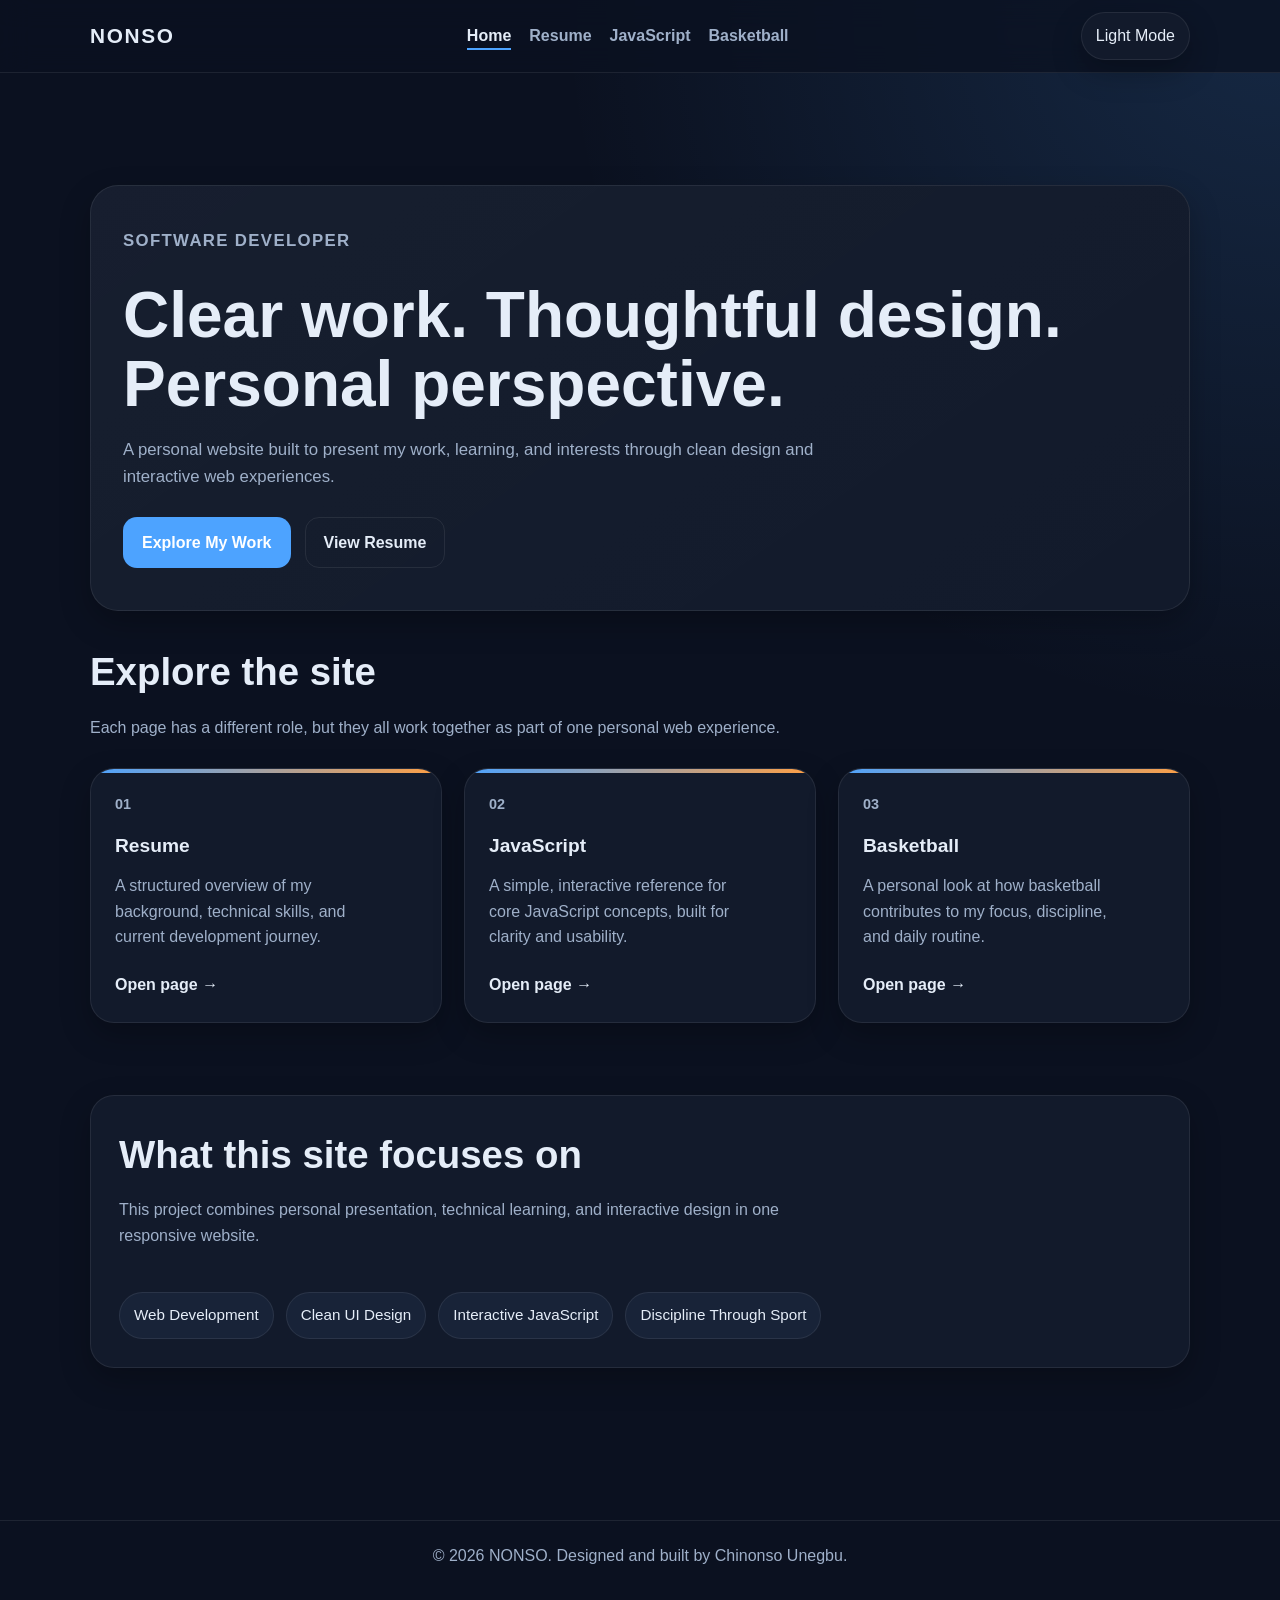
<file: index.html>
<!DOCTYPE html>
<html lang="en">
<head>
    <meta charset="UTF-8">
    <meta name="viewport" content="width=device-width, initial-scale=1.0">
    <title>NONSO</title>
    <link rel="stylesheet" href="styles.css">
</head>
<body>
    <!-- Shared site header -->
    <header class="site-header">
        <div class="container navbar">
            <a href="index.html" class="brand">NONSO</a>

            <nav>
                <ul class="nav-links">
                    <li><a href="index.html" class="active">Home</a></li>
                    <li><a href="resume.html">Resume</a></li>
                    <li><a href="javascript.html">JavaScript</a></li>
                    <li><a href="basketball.html">Basketball</a></li>
                </ul>
            </nav>

            <button id="themeToggle" class="theme-toggle" type="button">Light Mode</button>
        </div>
    </header>

    <main>
        <!-- Home hero -->
        <section class="hero">
            <div class="container">
                <div class="hero-content">
                    <p class="eyebrow">Software Developer</p>
                    <h1>Clear work. Thoughtful design. Personal perspective.</h1>
                    <p>
                        A personal website built to present my work, learning, and interests
                        through clean design and interactive web experiences.
                    </p>

                    <div class="hero-actions">
                        <a href="#featured-work" class="btn btn-primary">Explore My Work</a>
                        <a href="resume.html" class="btn btn-secondary">View Resume</a>
                    </div>
                </div>
            </div>
        </section>

        <!-- Entry points into the main pages -->
        <section class="section" id="featured-work">
            <div class="container">
                <h2 class="section-title">Explore the site</h2>
                <p class="section-text">
                    Each page has a different role, but they all work together as part of one
                    personal web experience.
                </p>

                <div class="grid grid-3 home-grid">
                    <a href="resume.html" class="card feature-card">
                        <p class="feature-label">01</p>
                        <h3>Resume</h3>
                        <p>
                            A structured overview of my background, technical skills, and current
                            development journey.
                        </p>
                        <span class="feature-link">Open page →</span>
                    </a>

                    <a href="javascript.html" class="card feature-card">
                        <p class="feature-label">02</p>
                        <h3>JavaScript</h3>
                        <p>
                            A simple, interactive reference for core JavaScript concepts, built
                            for clarity and usability.
                        </p>
                        <span class="feature-link">Open page →</span>
                    </a>

                    <a href="basketball.html" class="card feature-card">
                        <p class="feature-label">03</p>
                        <h3>Basketball</h3>
                        <p>
                            A personal look at how basketball contributes to my focus, discipline,
                            and daily routine.
                        </p>
                        <span class="feature-link">Open page →</span>
                    </a>
                </div>
            </div>
        </section>

        <!-- Short summary of the website's overall direction -->
        <section class="section">
            <div class="container">
                <div class="content-block focus-panel">
                    <div>
                        <h2 class="section-title">What this site focuses on</h2>
                        <p class="section-text">
                            This project combines personal presentation, technical learning, and
                            interactive design in one responsive website.
                        </p>
                    </div>

                    <div class="chip-row">
                        <span class="chip">Web Development</span>
                        <span class="chip">Clean UI Design</span>
                        <span class="chip">Interactive JavaScript</span>
                        <span class="chip">Discipline Through Sport</span>
                    </div>
                </div>
            </div>
        </section>
    </main>

    <footer class="site-footer">
        <div class="container">
            <p>&copy; 2026 NONSO. Designed and built by Chinonso Unegbu.</p>
        </div>
    </footer>

    <script src="script.js"></script>
</body>
</html>
</file>
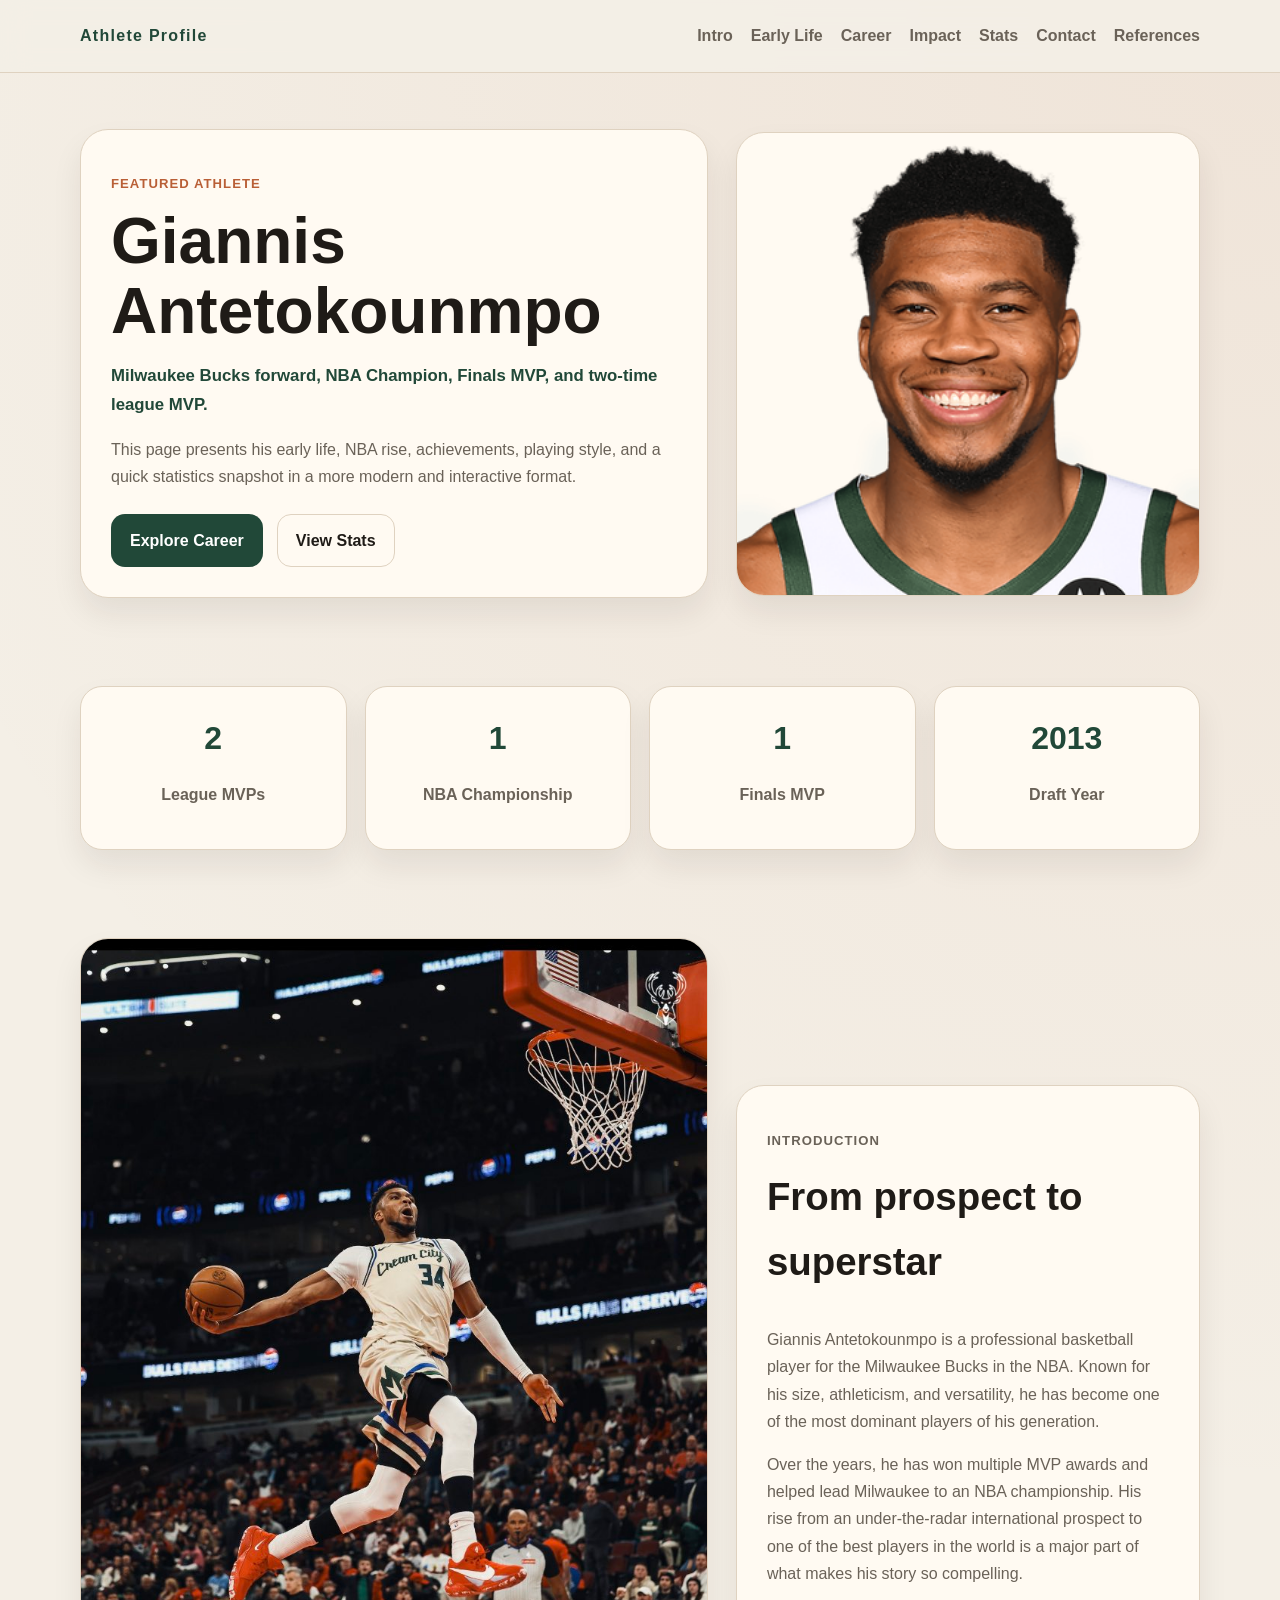
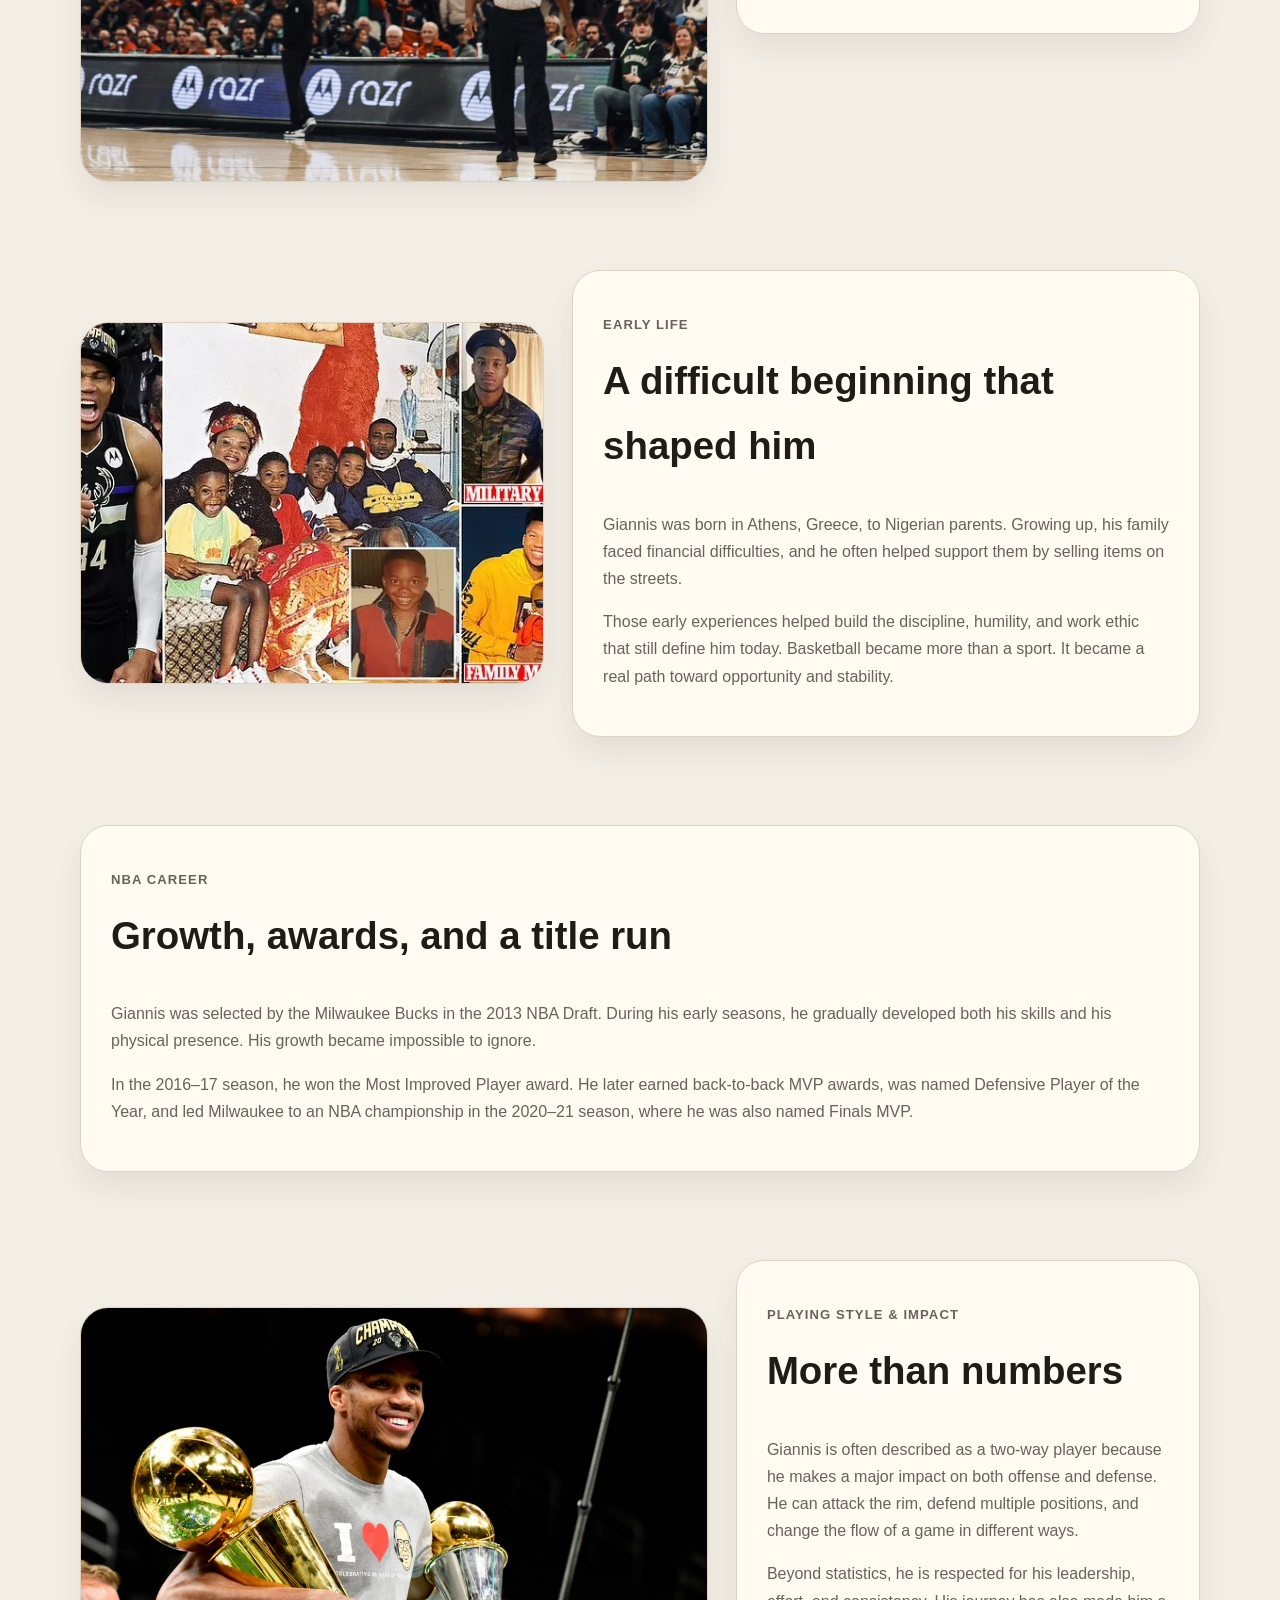
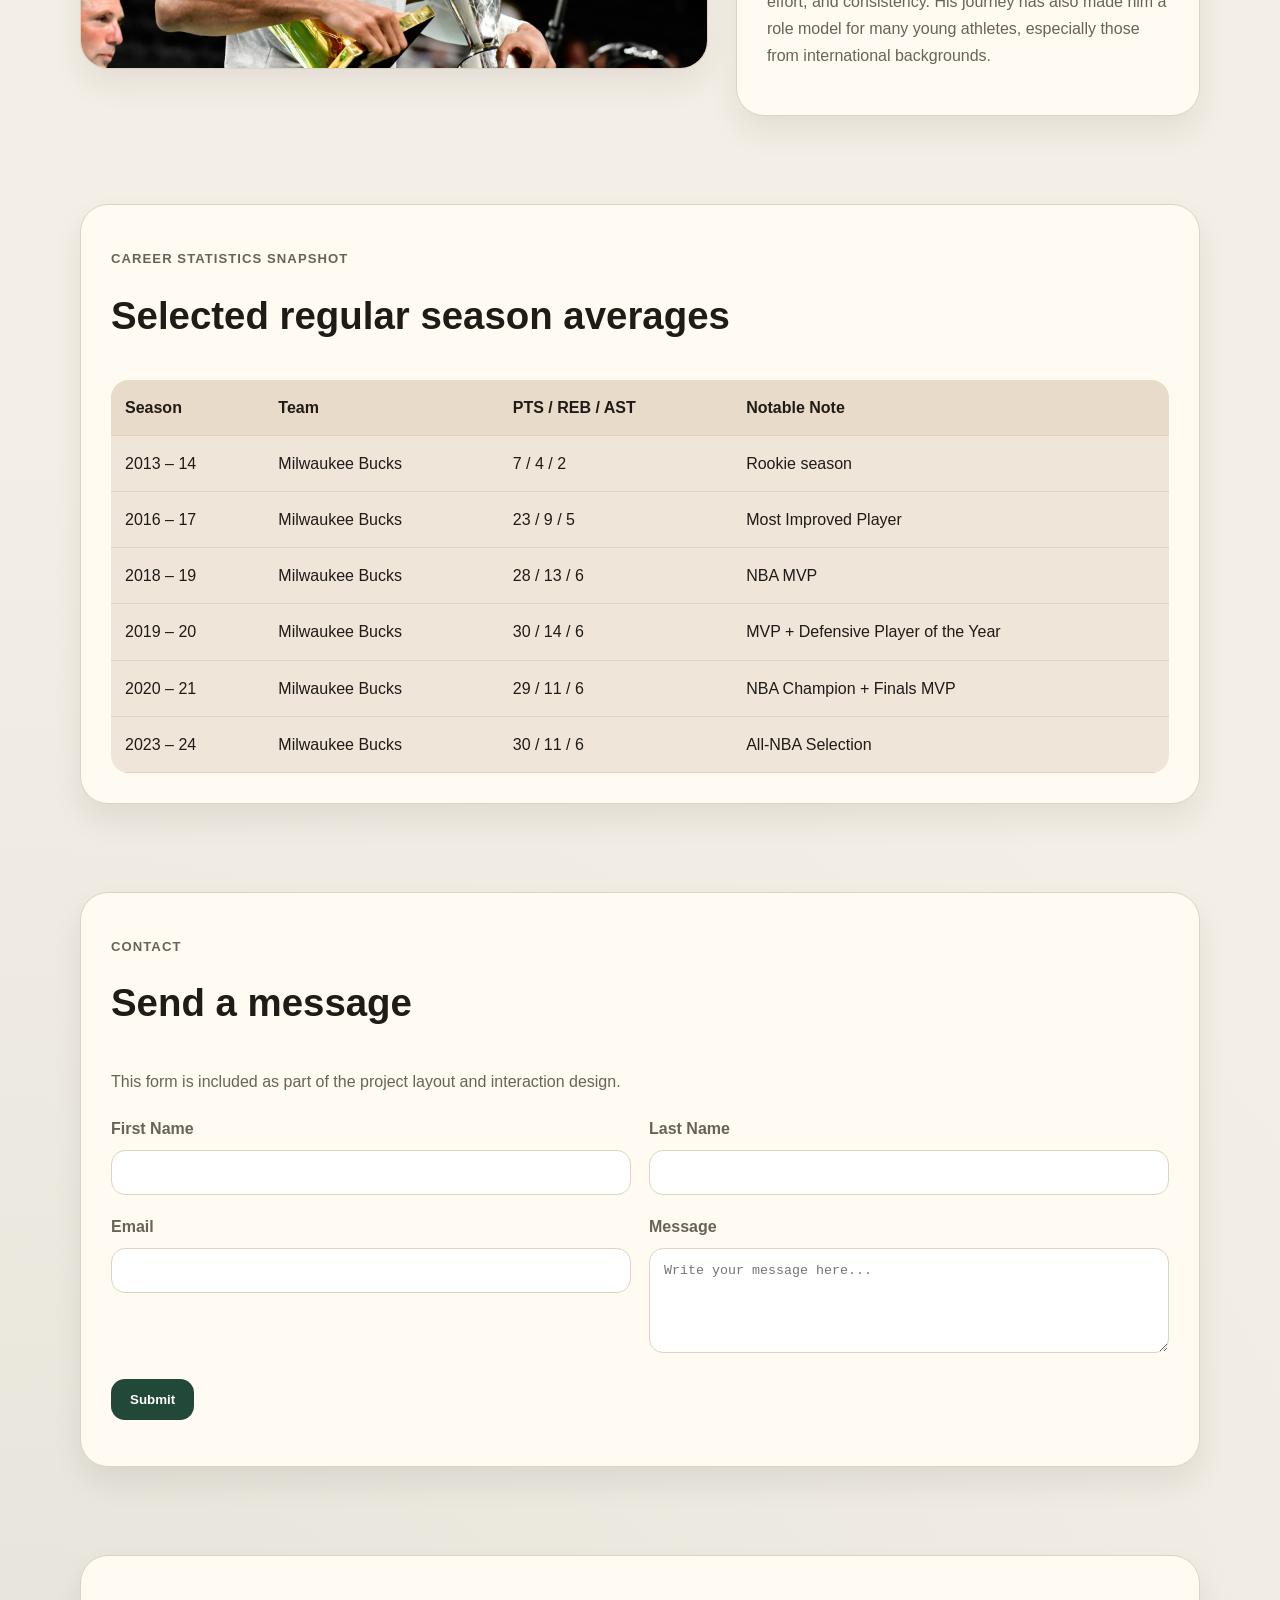
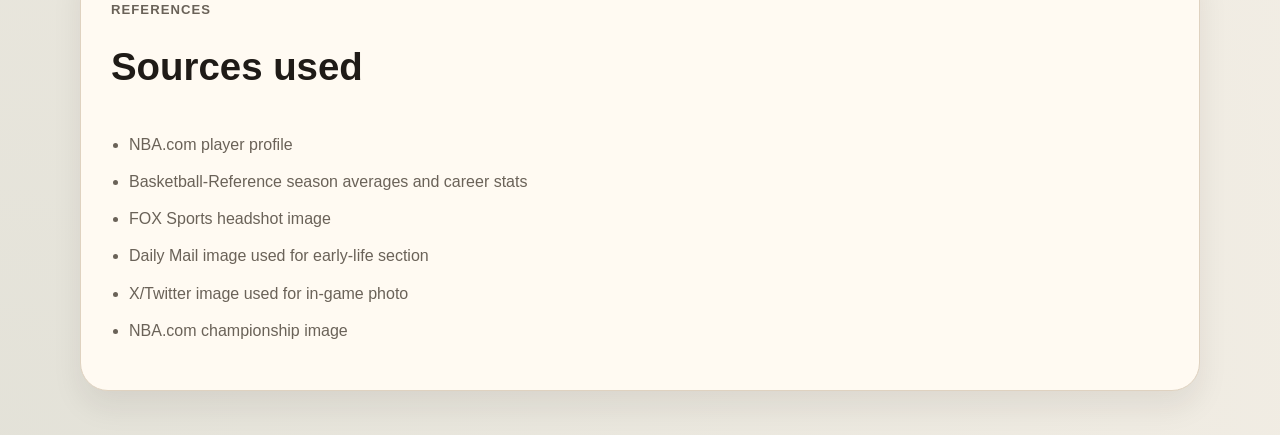
<file: projects/athlete/index.html>
<!DOCTYPE html>
<html lang="en">
<head>
  <meta charset="UTF-8" />
  <meta name="viewport" content="width=device-width, initial-scale=1.0" />
  <title>Giannis Antetokounmpo | Athlete Profile</title>
  <link rel="stylesheet" href="styles.css" />
  <script src="script.js" defer></script>
</head>
<body>
  <div class="progress-bar" id="progressBar"></div>

  <header class="site-header">
    <div class="container nav-wrap">
      <a href="#top" class="brand">Athlete Profile</a>

      <nav class="main-nav" aria-label="Page navigation">
        <a href="#introduction">Intro</a>
        <a href="#early-life">Early Life</a>
        <a href="#career">Career</a>
        <a href="#impact">Impact</a>
        <a href="#stats">Stats</a>
        <a href="#contact">Contact</a>
        <a href="#references">References</a>
      </nav>
    </div>
  </header>

  <main id="top">
    <section class="hero section reveal">
      <div class="container hero-grid">
        <div class="hero-copy">
          <p class="eyebrow">Featured Athlete</p>
          <h1>Giannis Antetokounmpo</h1>
          <p class="hero-subtitle">
            Milwaukee Bucks forward, NBA Champion, Finals MVP, and two-time league MVP.
          </p>
          <p class="hero-text">
            This page presents his early life, NBA rise, achievements, playing style,
            and a quick statistics snapshot in a more modern and interactive format.
          </p>

          <div class="hero-actions">
            <a href="#career" class="btn btn-primary">Explore Career</a>
            <a href="#stats" class="btn btn-secondary">View Stats</a>
          </div>
        </div>

        <div class="hero-image-card">
          <img src="images/giannis-portrait.webp" alt="Portrait of Giannis Antetokounmpo">
        </div>
      </div>
    </section>

    <section class="section reveal">
      <div class="container">
        <div class="stat-grid">
          <article class="stat-card">
            <span class="stat-number" data-target="2">0</span>
            <p class="stat-label">League MVPs</p>
          </article>
          <article class="stat-card">
            <span class="stat-number" data-target="1">0</span>
            <p class="stat-label">NBA Championship</p>
          </article>
          <article class="stat-card">
            <span class="stat-number" data-target="1">0</span>
            <p class="stat-label">Finals MVP</p>
          </article>
          <article class="stat-card">
            <span class="stat-number" data-target="2013">0</span>
            <p class="stat-label">Draft Year</p>
          </article>
        </div>
      </div>
    </section>

    <section id="introduction" class="section reveal">
      <div class="container split-card">
        <div class="media-card">
          <img src="images/giannis-dunk.jpg" alt="Giannis Antetokounmpo in an NBA game">
        </div>
        <div class="text-card">
          <p class="eyebrow">Introduction</p>
          <h2>From prospect to superstar</h2>
          <p>
            Giannis Antetokounmpo is a professional basketball player for the Milwaukee Bucks
            in the NBA. Known for his size, athleticism, and versatility, he has become one
            of the most dominant players of his generation.
          </p>
          <p>
            Over the years, he has won multiple MVP awards and helped lead Milwaukee to an
            NBA championship. His rise from an under-the-radar international prospect to one
            of the best players in the world is a major part of what makes his story so compelling.
          </p>
        </div>
      </div>
    </section>

    <section id="early-life" class="section reveal">
      <div class="container split-card reverse">
        <div class="media-card">
          <img src="images/giannis-childhood.jpg" alt="Giannis Antetokounmpo with his family when he was younger">
        </div>
        <div class="text-card">
          <p class="eyebrow">Early Life</p>
          <h2>A difficult beginning that shaped him</h2>
          <p>
            Giannis was born in Athens, Greece, to Nigerian parents. Growing up, his family
            faced financial difficulties, and he often helped support them by selling items on the streets.
          </p>
          <p>
            Those early experiences helped build the discipline, humility, and work ethic that
            still define him today. Basketball became more than a sport. It became a real path
            toward opportunity and stability.
          </p>
        </div>
      </div>
    </section>

    <section id="career" class="section reveal">
      <div class="container text-panel">
        <p class="eyebrow">NBA Career</p>
        <h2>Growth, awards, and a title run</h2>
        <p>
          Giannis was selected by the Milwaukee Bucks in the 2013 NBA Draft. During his early
          seasons, he gradually developed both his skills and his physical presence. His growth
          became impossible to ignore.
        </p>
        <p>
          In the 2016–17 season, he won the Most Improved Player award. He later earned back-to-back
          MVP awards, was named Defensive Player of the Year, and led Milwaukee to an NBA championship
          in the 2020–21 season, where he was also named Finals MVP.
        </p>
      </div>
    </section>

    <section id="impact" class="section reveal">
      <div class="container split-card">
        <div class="media-card">
          <img src="images/giannis-trophies.webp" alt="Giannis Antetokounmpo holding championship trophies">
        </div>
        <div class="text-card">
          <p class="eyebrow">Playing Style & Impact</p>
          <h2>More than numbers</h2>
          <p>
            Giannis is often described as a two-way player because he makes a major impact on
            both offense and defense. He can attack the rim, defend multiple positions, and change
            the flow of a game in different ways.
          </p>
          <p>
            Beyond statistics, he is respected for his leadership, effort, and consistency.
            His journey has also made him a role model for many young athletes, especially those
            from international backgrounds.
          </p>
        </div>
      </div>
    </section>

    <section id="stats" class="section reveal">
      <div class="container text-panel">
        <p class="eyebrow">Career Statistics Snapshot</p>
        <h2>Selected regular season averages</h2>

        <div class="table-wrap">
          <table>
            <thead>
              <tr>
                <th>Season</th>
                <th>Team</th>
                <th>PTS / REB / AST</th>
                <th>Notable Note</th>
              </tr>
            </thead>
            <tbody>
              <tr>
                <td>2013 – 14</td>
                <td>Milwaukee Bucks</td>
                <td>7 / 4 / 2</td>
                <td>Rookie season</td>
              </tr>
              <tr>
                <td>2016 – 17</td>
                <td>Milwaukee Bucks</td>
                <td>23 / 9 / 5</td>
                <td>Most Improved Player</td>
              </tr>
              <tr>
                <td>2018 – 19</td>
                <td>Milwaukee Bucks</td>
                <td>28 / 13 / 6</td>
                <td>NBA MVP</td>
              </tr>
              <tr>
                <td>2019 – 20</td>
                <td>Milwaukee Bucks</td>
                <td>30 / 14 / 6</td>
                <td>MVP + Defensive Player of the Year</td>
              </tr>
              <tr>
                <td>2020 – 21</td>
                <td>Milwaukee Bucks</td>
                <td>29 / 11 / 6</td>
                <td>NBA Champion + Finals MVP</td>
              </tr>
              <tr>
                <td>2023 – 24</td>
                <td>Milwaukee Bucks</td>
                <td>30 / 11 / 6</td>
                <td>All-NBA Selection</td>
              </tr>
            </tbody>
          </table>
        </div>
      </div>
    </section>

    <section id="contact" class="section reveal">
      <div class="container text-panel">
        <p class="eyebrow">Contact</p>
        <h2>Send a message</h2>
        <p class="section-text">
          This form is included as part of the project layout and interaction design.
        </p>

        <form id="contactForm" class="contact-form">
          <div class="form-grid">
            <div>
              <label for="firstName">First Name</label>
              <input type="text" id="firstName" required>
            </div>

            <div>
              <label for="lastName">Last Name</label>
              <input type="text" id="lastName" required>
            </div>
          </div>

          <div class="form-grid">
            <div>
              <label for="email">Email</label>
              <input type="email" id="email" required>
            </div>

            <div>
              <label for="message">Message</label>
              <textarea id="message" rows="5" required placeholder="Write your message here..."></textarea>
            </div>
          </div>

          <button type="submit" class="btn btn-primary">Submit</button>
          <p id="formMessage" class="form-message"></p>
        </form>
      </div>
    </section>

    <section id="references" class="section reveal">
      <div class="container text-panel">
        <p class="eyebrow">References</p>
        <h2>Sources used</h2>
        <ul class="reference-list">
          <li>NBA.com player profile</li>
          <li>Basketball-Reference season averages and career stats</li>
          <li>FOX Sports headshot image</li>
          <li>Daily Mail image used for early-life section</li>
          <li>X/Twitter image used for in-game photo</li>
          <li>NBA.com championship image</li>
        </ul>
      </div>
    </section>
  </main>

  <button id="backToTop" class="back-to-top" type="button">↑</button>
</body>
</html>
</file>
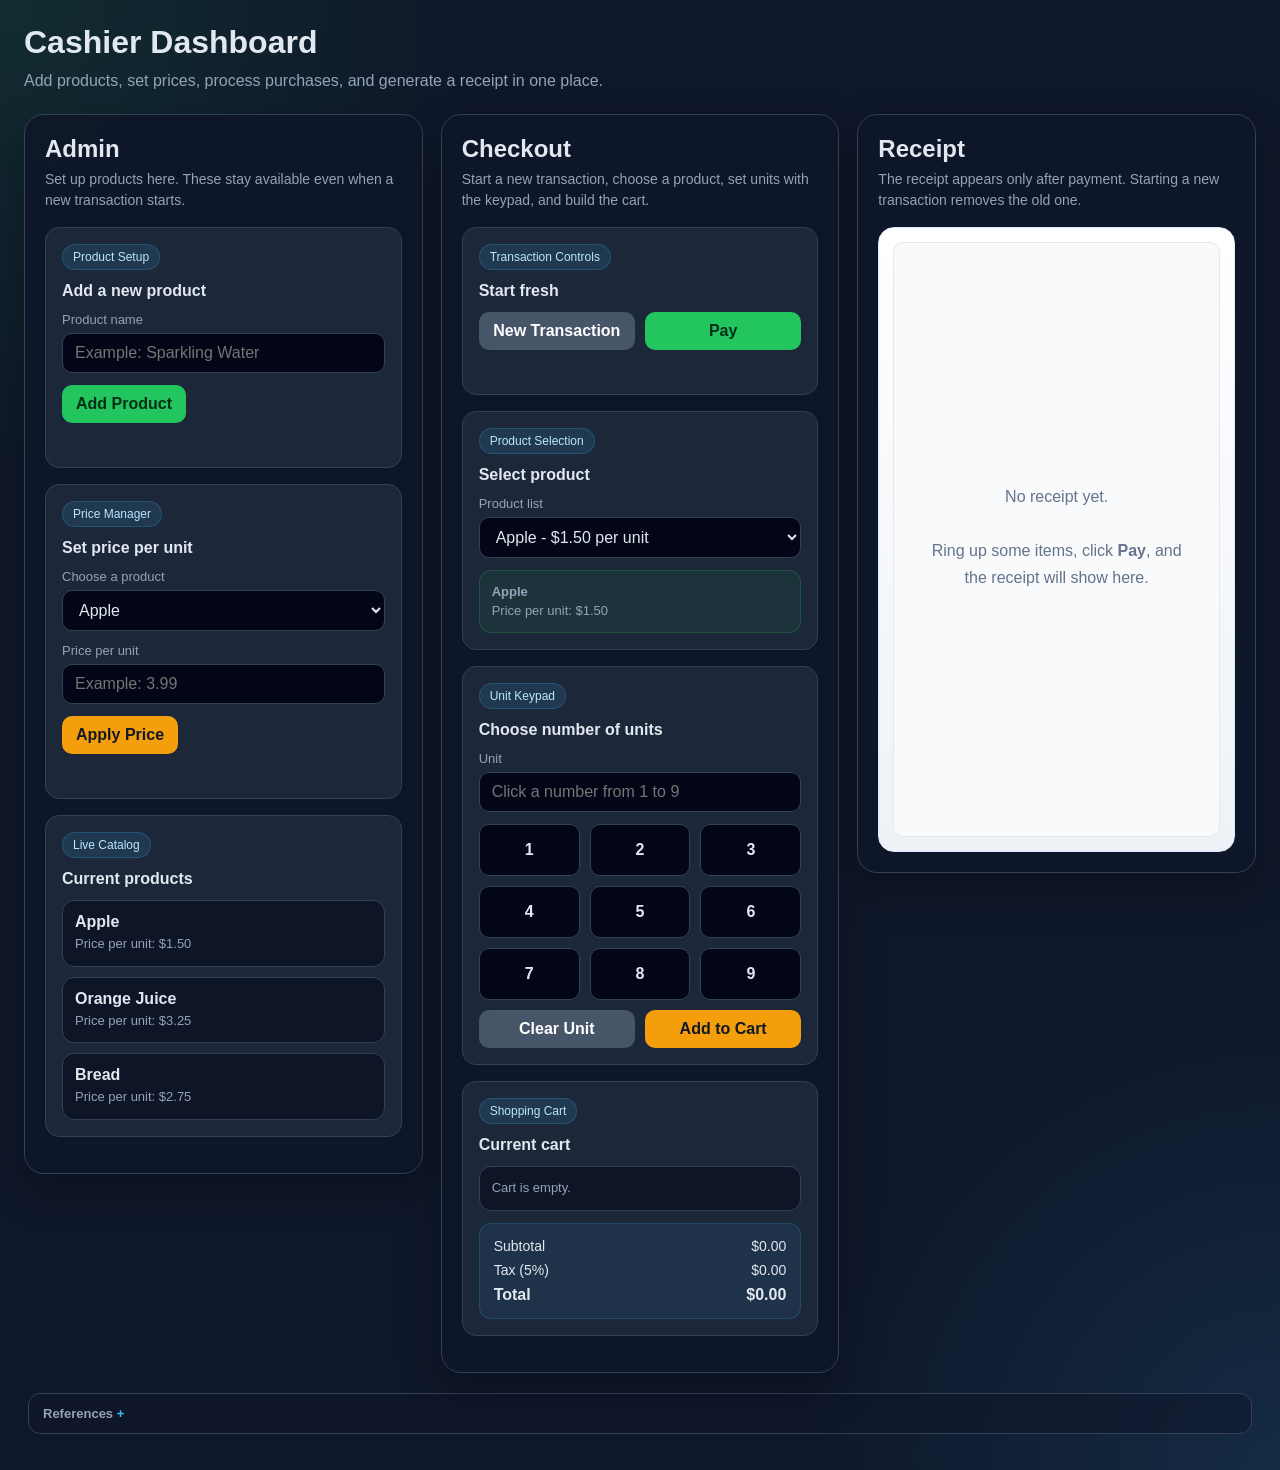
<file: projects/cashier/index.html>
<!DOCTYPE html>
<html lang="en">

<head>
    <meta charset="UTF-8" />
    <meta name="viewport" content="width=device-width, initial-scale=1.0" />
    <title>Cashier Calculator Website</title>
    <link rel="stylesheet" href="styles.css" />
</head>

<body>
    <div class="container">
        <header class="page-header">
            <h1>Cashier Dashboard</h1>
            <p>
                Add products, set prices, process purchases, and generate a receipt in one place.
            </p>
        </header>

        <main class="layout">
            <section class="panel">
                <h2>Admin</h2>
                <p class="panel-subtitle">Set up products here. These stay available even when a new transaction starts.
                </p>

                <div class="card">
                    <span class="pill">Product Setup</span>
                    <h3>Add a new product</h3>

                    <div class="field">
                        <label for="newProductName">Product name</label>
                        <input type="text" id="newProductName" placeholder="Example: Sparkling Water" />
                    </div>

                    <button id="addProductButton" class="btn-primary">Add Product</button>
                    <div id="adminAddStatus" class="status"></div>
                </div>

                <div class="card">
                    <span class="pill">Price Manager</span>
                    <h3>Set price per unit</h3>

                    <div class="field">
                        <label for="priceProductSelect">Choose a product</label>
                        <select id="priceProductSelect"></select>
                    </div>

                    <div class="field">
                        <label for="priceInput">Price per unit</label>
                        <input type="number" id="priceInput" min="0" step="0.01" placeholder="Example: 3.99" />
                    </div>

                    <button id="setPriceButton" class="btn-warning">Apply Price</button>
                    <div id="adminPriceStatus" class="status"></div>
                </div>

                <div class="card">
                    <span class="pill">Live Catalog</span>
                    <h3>Current products</h3>
                    <div id="productList" class="mini-list"></div>
                </div>
            </section>

            <section class="panel">
                <h2>Checkout</h2>
                <p class="panel-subtitle">Start a new transaction, choose a product, set units with the keypad, and
                    build the cart.</p>

                <div class="card">
                    <span class="pill">Transaction Controls</span>
                    <h3>Start fresh</h3>
                    <div class="button-row two">
                        <button id="newTransactionButton" class="btn-secondary">New Transaction</button>
                        <button id="payButton" class="btn-primary">Pay</button>
                    </div>
                    <div id="checkoutStatus" class="status"></div>
                </div>

                <div class="card">
                    <span class="pill">Product Selection</span>
                    <h3>Select product</h3>

                    <div class="field">
                        <label for="checkoutProductSelect">Product list</label>
                        <select id="checkoutProductSelect"></select>
                    </div>

                    <div id="selectedProductInfo" class="selected-product-box muted"></div>
                </div>

                <div class="card">
                    <span class="pill">Unit Keypad</span>
                    <h3>Choose number of units</h3>

                    <div class="field">
                        <label for="unitInput">Unit</label>
                        <input type="text" id="unitInput" value="" readonly placeholder="Click a number from 1 to 9" />
                    </div>

                    <div class="keypad">
                        <button class="unit-button" data-unit="1">1</button>
                        <button class="unit-button" data-unit="2">2</button>
                        <button class="unit-button" data-unit="3">3</button>
                        <button class="unit-button" data-unit="4">4</button>
                        <button class="unit-button" data-unit="5">5</button>
                        <button class="unit-button" data-unit="6">6</button>
                        <button class="unit-button" data-unit="7">7</button>
                        <button class="unit-button" data-unit="8">8</button>
                        <button class="unit-button" data-unit="9">9</button>
                    </div>

                    <div class="button-row two" style="margin-top: 10px;">
                        <button id="clearUnitButton" class="btn-secondary">Clear Unit</button>
                        <button id="addToCartButton" class="btn-warning">Add to Cart</button>
                    </div>
                </div>

                <div class="card">
                    <span class="pill">Shopping Cart</span>
                    <h3>Current cart</h3>
                    <div id="cartList" class="mini-list"></div>

                    <div class="summary">
                        <div class="summary-line">
                            <span>Subtotal</span>
                            <span id="checkoutSubtotal">$0.00</span>
                        </div>
                        <div class="summary-line">
                            <span>Tax (5%)</span>
                            <span id="checkoutTax">$0.00</span>
                        </div>
                        <div class="summary-line">
                            <span>Total</span>
                            <span id="checkoutTotal">$0.00</span>
                        </div>
                    </div>
                </div>
            </section>

            <section class="panel">
                <h2>Receipt</h2>
                <p class="panel-subtitle">The receipt appears only after payment. Starting a new transaction removes the
                    old one.</p>

                <div class="receipt-shell">
                    <div id="receiptArea" class="receipt-paper">
                        <div class="empty-receipt">
                            <div class="empty-receipt-message">
                                No receipt yet.<br /><br />
                                Ring up some items, click <strong>Pay</strong>, and the receipt will show here.
                            </div>
                        </div>
                    </div>
                </div>
            </section>
        </main>
        <footer class="references">
            <details>
                <summary>References</summary>
                <p>MDN Web Docs. Document: getElementById() method. Mozilla.
                    https://developer.mozilla.org/en-US/docs/Web/API/Document/getElementById</p>
                <p>MDN Web Docs. EventTarget: addEventListener() method. Mozilla.
                    https://developer.mozilla.org/en-US/docs/Web/API/EventTarget/addEventListener</p>
                <p>MDN Web Docs. Document: createElement() method. Mozilla.
                    https://developer.mozilla.org/en-US/docs/Web/API/Document/createElement</p>
                <p>WHATWG. HTML Living Standard. https://html.spec.whatwg.org/multipage/</p>
                <p>MDN Web Docs. Element: innerHTML property. Mozilla.
                    https://developer.mozilla.org/en-US/docs/Web/API/Element/innerHTML</p>
                <p>TC39. ECMAScript® Language Specification: Number.prototype.toFixed().
                    https://tc39.es/ecma262/multipage/numbers-and-dates.html#sec-number.prototype.tofixed</p>
            </details>
        </footer>
    </div>

    <script src="script.js"></script>
</body>

</html>
</file>
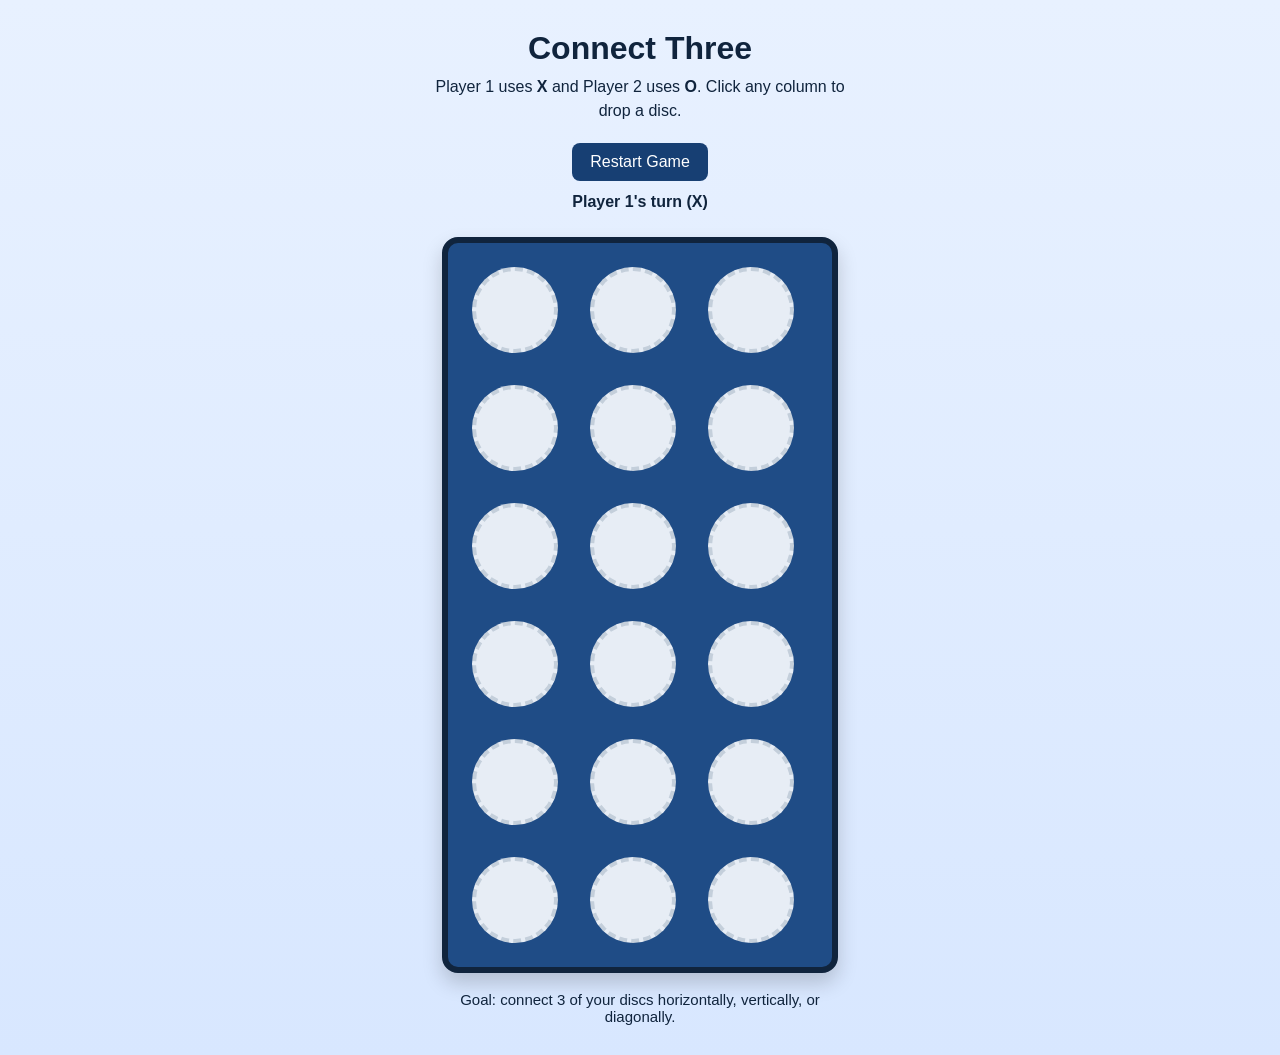
<file: projects/connect-three/index.html>
<!DOCTYPE html>
<html lang="en">
<head>
  <meta charset="UTF-8">
  <meta name="viewport" content="width=device-width, initial-scale=1.0">
  <title>Connect Three</title>
  <link rel="stylesheet" href="styles.css">
</head>
<body>
  <main class="game-wrapper">
    <header>
      <h1>Connect Three</h1>
      <p class="subtitle">
        Player 1 uses <strong>X</strong> and Player 2 uses <strong>O</strong>.
        Click any column to drop a disc.
      </p>
    </header>

    <section class="game-info">
      <button id="restartBtn">Restart Game</button>
      <p id="status">Player 1's turn (X)</p>
    </section>

    <!-- 
      The board is written directly in HTML so the 3 x 6 layout is easy to see and grade.
      Each cell stores its row and column in data attributes.
    -->
    <section id="board" class="board" aria-label="Connect Three game board">
      <!-- Row 1 -->
      <div class="cell" data-row="0" data-col="0"><div class="disc empty"></div></div>
      <div class="cell" data-row="0" data-col="1"><div class="disc empty"></div></div>
      <div class="cell" data-row="0" data-col="2"><div class="disc empty"></div></div>

      <!-- Row 2 -->
      <div class="cell" data-row="1" data-col="0"><div class="disc empty"></div></div>
      <div class="cell" data-row="1" data-col="1"><div class="disc empty"></div></div>
      <div class="cell" data-row="1" data-col="2"><div class="disc empty"></div></div>

      <!-- Row 3 -->
      <div class="cell" data-row="2" data-col="0"><div class="disc empty"></div></div>
      <div class="cell" data-row="2" data-col="1"><div class="disc empty"></div></div>
      <div class="cell" data-row="2" data-col="2"><div class="disc empty"></div></div>

      <!-- Row 4 -->
      <div class="cell" data-row="3" data-col="0"><div class="disc empty"></div></div>
      <div class="cell" data-row="3" data-col="1"><div class="disc empty"></div></div>
      <div class="cell" data-row="3" data-col="2"><div class="disc empty"></div></div>

      <!-- Row 5 -->
      <div class="cell" data-row="4" data-col="0"><div class="disc empty"></div></div>
      <div class="cell" data-row="4" data-col="1"><div class="disc empty"></div></div>
      <div class="cell" data-row="4" data-col="2"><div class="disc empty"></div></div>

      <!-- Row 6 -->
      <div class="cell" data-row="5" data-col="0"><div class="disc empty"></div></div>
      <div class="cell" data-row="5" data-col="1"><div class="disc empty"></div></div>
      <div class="cell" data-row="5" data-col="2"><div class="disc empty"></div></div>
    </section>

    <p class="hint">
      Goal: connect 3 of your discs horizontally, vertically, or diagonally.
    </p>
  </main>

  <script src="script.js"></script>
</body>
</html>
</file>
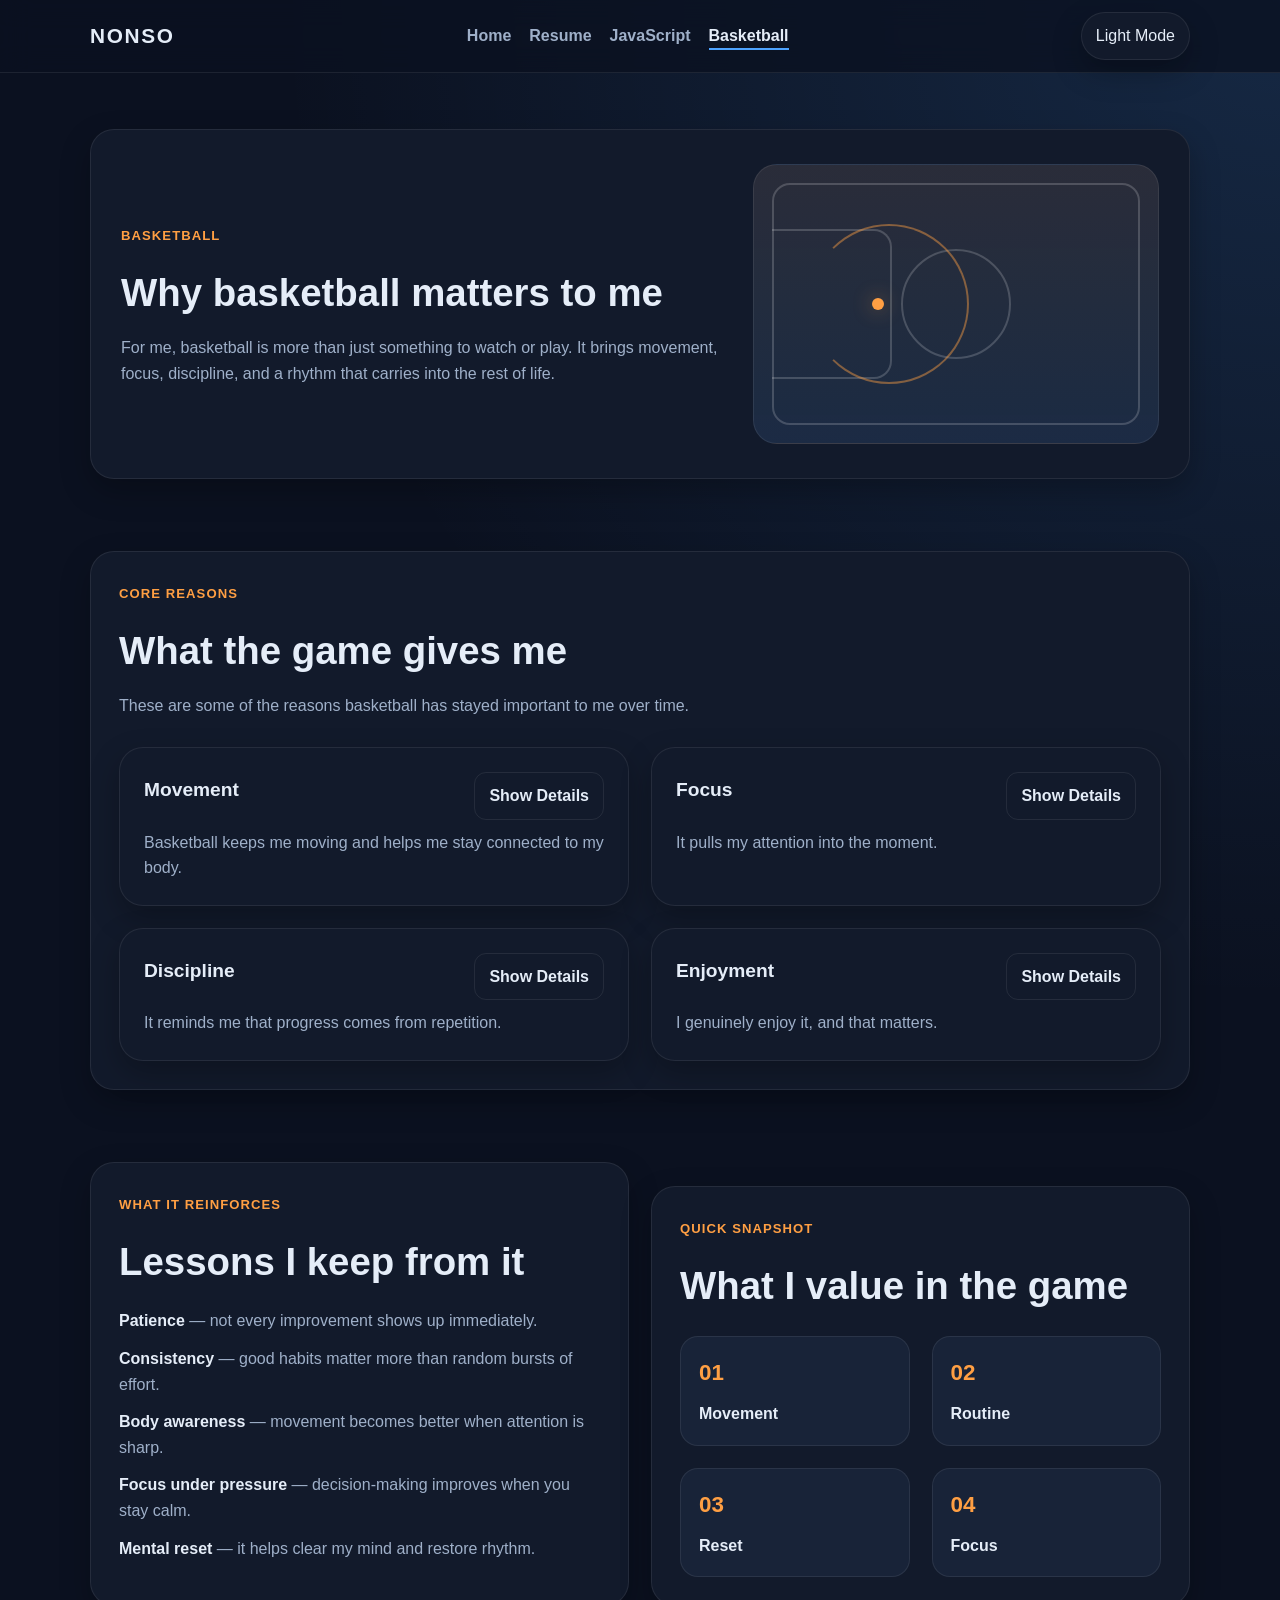
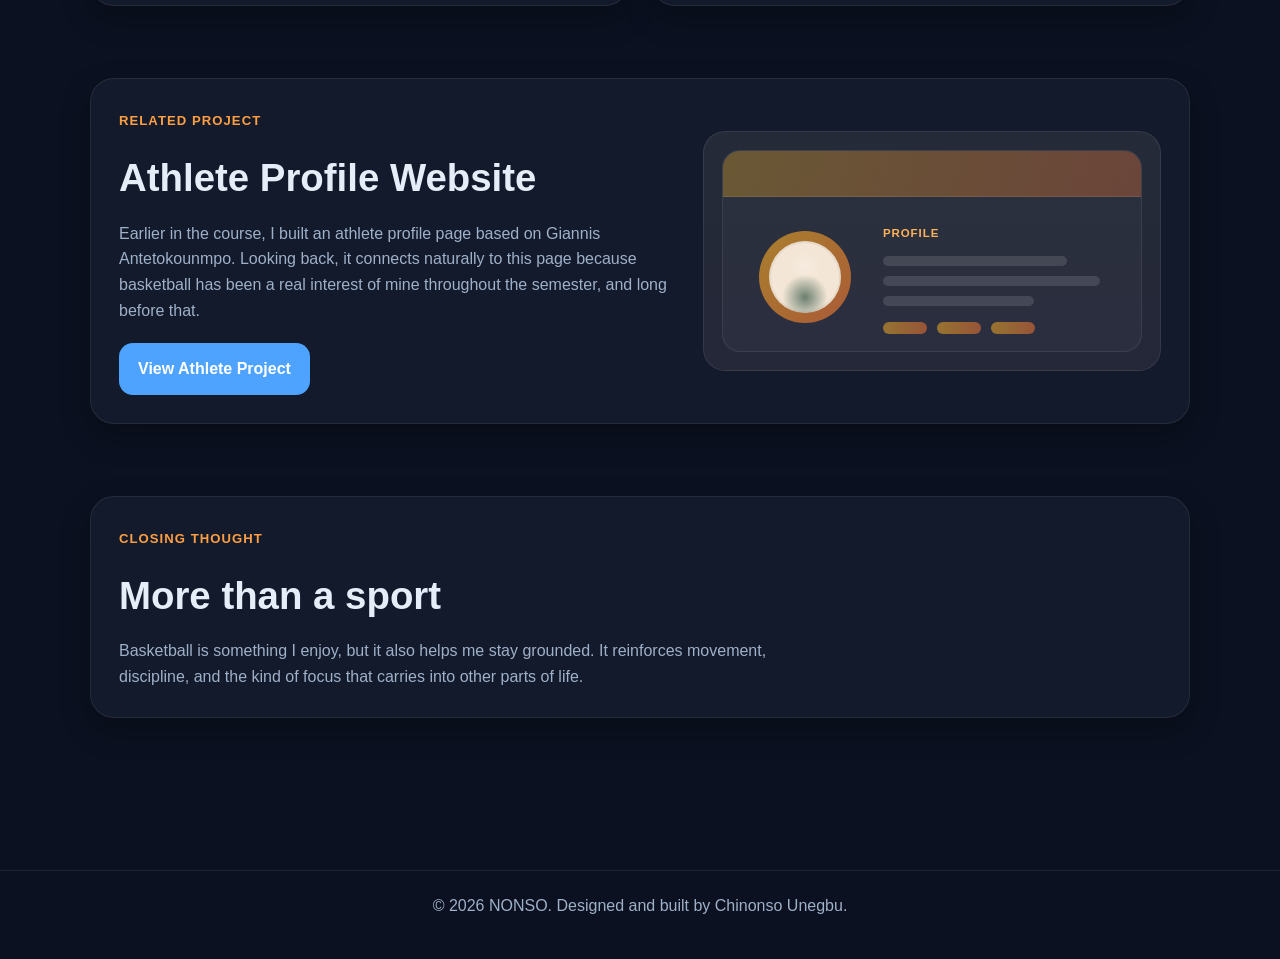
<file: basketball.html>
<!DOCTYPE html>
<html lang="en">

<head>
    <meta charset="UTF-8">
    <meta name="viewport" content="width=device-width, initial-scale=1.0">
    <title>Basketball | NONSO</title>
    <link rel="stylesheet" href="styles.css">
</head>

<body>
    <!-- Shared site header -->
    <header class="site-header">
        <div class="container navbar">
            <a href="index.html" class="brand">NONSO</a>

            <nav>
                <ul class="nav-links">
                    <li><a href="index.html">Home</a></li>
                    <li><a href="resume.html">Resume</a></li>
                    <li><a href="javascript.html">JavaScript</a></li>
                    <li><a href="basketball.html" class="active">Basketball</a></li>
                </ul>
            </nav>

            <button id="themeToggle" class="theme-toggle" type="button">Light Mode</button>
        </div>
    </header>

    <main>
        <!-- Basketball hero -->
        <section class="section">
            <div class="container">
                <div class="content-block page-intro basketball-hero">
                    <div class="basketball-hero-copy">
                        <p class="eyebrow">Basketball</p>
                        <h1 class="section-title">Why basketball matters to me</h1>
                        <p class="section-text">
                            For me, basketball is more than just something to watch or play. It
                            brings movement, focus, discipline, and a rhythm that carries into the
                            rest of life.
                        </p>
                    </div>

                    <!-- The court graphic is built with CSS so the page keeps a custom feel without relying on another image. -->
                    <div class="court-visual" aria-hidden="true">
                        <div class="court-line outer-line"></div>
                        <div class="court-line center-circle"></div>
                        <div class="court-line free-throw-box"></div>
                        <div class="court-line free-throw-arc"></div>
                        <div class="court-dot"></div>
                    </div>
                </div>
            </div>
        </section>

        <!-- Main reflection cards -->
        <section class="section">
            <div class="container">
                <div class="content-block">
                    <p class="eyebrow">Core Reasons</p>
                    <h2 class="section-title">What the game gives me</h2>
                    <p class="section-text">
                        These are some of the reasons basketball has stayed important to me over time.
                    </p>

                    <div class="grid grid-2 basketball-card-grid">
                        <article class="card basketball-card">
                            <div class="basketball-card-top">
                                <h3>Movement</h3>
                                <button class="btn btn-secondary small-btn basketball-toggle-btn" type="button">Show
                                    Details</button>
                            </div>
                            <p>Basketball keeps me moving and helps me stay connected to my body.</p>
                            <div class="basketball-detail hidden">
                                <p>
                                    It gives me a natural way to stay active, build rhythm, and feel sharper physically.
                                    It never feels forced, which is part of why it stays meaningful to me.
                                </p>
                            </div>
                        </article>

                        <article class="card basketball-card">
                            <div class="basketball-card-top">
                                <h3>Focus</h3>
                                <button class="btn btn-secondary small-btn basketball-toggle-btn" type="button">Show
                                    Details</button>
                            </div>
                            <p>It pulls my attention into the moment.</p>
                            <div class="basketball-detail hidden">
                                <p>
                                    When I’m playing or even just locked into the game, my mind stops scattering. I have
                                    to pay attention to timing, spacing, and what is happening right in front of me.
                                </p>
                            </div>
                        </article>

                        <article class="card basketball-card">
                            <div class="basketball-card-top">
                                <h3>Discipline</h3>
                                <button class="btn btn-secondary small-btn basketball-toggle-btn" type="button">Show
                                    Details</button>
                            </div>
                            <p>It reminds me that progress comes from repetition.</p>
                            <div class="basketball-detail hidden">
                                <p>
                                    A lot of improvement in basketball comes from doing simple things properly again and
                                    again. That lesson carries over easily into other parts of life.
                                </p>
                            </div>
                        </article>

                        <article class="card basketball-card">
                            <div class="basketball-card-top">
                                <h3>Enjoyment</h3>
                                <button class="btn btn-secondary small-btn basketball-toggle-btn" type="button">Show
                                    Details</button>
                            </div>
                            <p>I genuinely enjoy it, and that matters.</p>
                            <div class="basketball-detail hidden">
                                <p>
                                    That enjoyment is a big part of why the game has stayed with me. It gives me energy,
                                    clears my head, and makes the effort feel worth it.
                                </p>
                            </div>
                        </article>
                    </div>
                </div>
            </div>
        </section>

        <!-- Lessons and snapshot -->
        <section class="section">
            <div class="container grid grid-2">
                <div class="content-block">
                    <p class="eyebrow">What It Reinforces</p>
                    <h2 class="section-title">Lessons I keep from it</h2>
                    <ul class="list basketball-lessons">
                        <li><strong>Patience</strong> — not every improvement shows up immediately.</li>
                        <li><strong>Consistency</strong> — good habits matter more than random bursts of effort.</li>
                        <li><strong>Body awareness</strong> — movement becomes better when attention is sharp.</li>
                        <li><strong>Focus under pressure</strong> — decision-making improves when you stay calm.</li>
                        <li><strong>Mental reset</strong> — it helps clear my mind and restore rhythm.</li>
                    </ul>
                </div>

                <div class="content-block">
                    <p class="eyebrow">Quick Snapshot</p>
                    <h2 class="section-title">What I value in the game</h2>
                    <div class="grid grid-2 stat-grid">
                        <div class="stat-tile">
                            <span class="stat-number">01</span>
                            <p class="stat-label">Movement</p>
                        </div>
                        <div class="stat-tile">
                            <span class="stat-number">02</span>
                            <p class="stat-label">Routine</p>
                        </div>
                        <div class="stat-tile">
                            <span class="stat-number">03</span>
                            <p class="stat-label">Reset</p>
                        </div>
                        <div class="stat-tile">
                            <span class="stat-number">04</span>
                            <p class="stat-label">Focus</p>
                        </div>
                    </div>
                </div>
            </div>
        </section>

        <!-- Related project bridge -->
        <section class="section">
            <div class="container">
                <div class="content-block related-project-panel">
                    <div class="related-project-copy">
                        <p class="eyebrow">Related Project</p>
                        <h2 class="section-title">Athlete Profile Website</h2>
                        <p class="section-text">
                            Earlier in the course, I built an athlete profile page based on Giannis
                            Antetokounmpo. Looking back, it connects naturally to this page because
                            basketball has been a real interest of mine throughout the semester, and
                            long before that.
                        </p>

                        <a href="projects/athlete/index.html" class="btn btn-primary" target="_blank"
                            rel="noopener noreferrer">
                            View Athlete Project
                        </a>
                    </div>

                    <!-- This preview is different from the hero court graphic on purpose. Here it acts more like a mini website mockup. -->
                    <div class="athlete-preview-art" aria-hidden="true">
                        <div class="athlete-preview-shell">
                            <div class="athlete-preview-topbar"></div>

                            <div class="athlete-preview-content">
                                <div class="athlete-preview-avatar-wrap">
                                    <div class="athlete-preview-avatar-ring"></div>
                                    <div class="athlete-preview-avatar"></div>
                                </div>

                                <div class="athlete-preview-text">
                                    <span class="athlete-preview-badge">Profile</span>
                                    <div class="athlete-preview-line athlete-line-1"></div>
                                    <div class="athlete-preview-line athlete-line-2"></div>
                                    <div class="athlete-preview-line athlete-line-3"></div>

                                    <div class="athlete-preview-stats">
                                        <span></span>
                                        <span></span>
                                        <span></span>
                                    </div>
                                </div>
                            </div>
                        </div>
                    </div>
                </div>
            </div>
        </section>

        <section class="section">
            <div class="container">
                <div class="content-block closing-panel">
                    <p class="eyebrow">Closing Thought</p>
                    <h2 class="section-title">More than a sport</h2>
                    <p class="section-text">
                        Basketball is something I enjoy, but it also helps me stay grounded. It
                        reinforces movement, discipline, and the kind of focus that carries into
                        other parts of life.
                    </p>
                </div>
            </div>
        </section>
    </main>

    <footer class="site-footer">
        <div class="container">
            <p>&copy; 2026 NONSO. Designed and built by Chinonso Unegbu.</p>
        </div>
    </footer>

    <script src="script.js"></script>
</body>

</html>
</file>
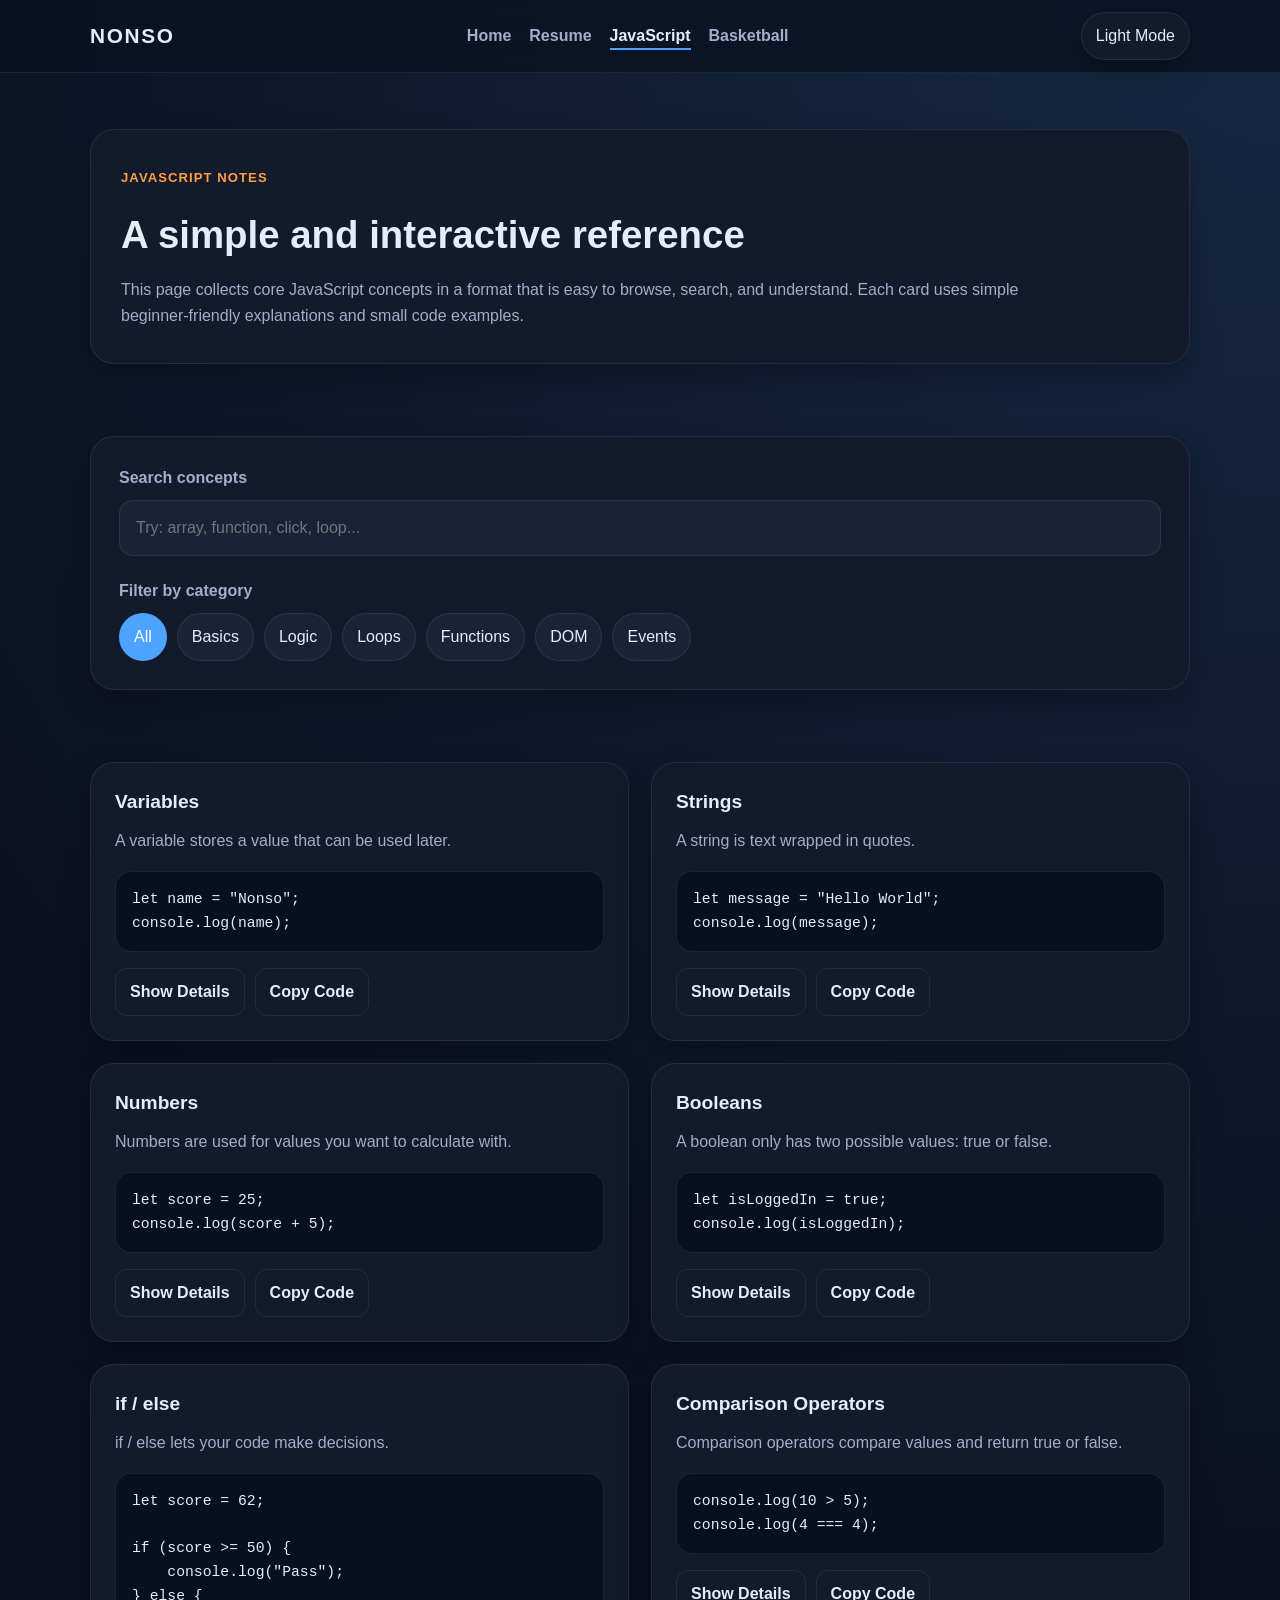
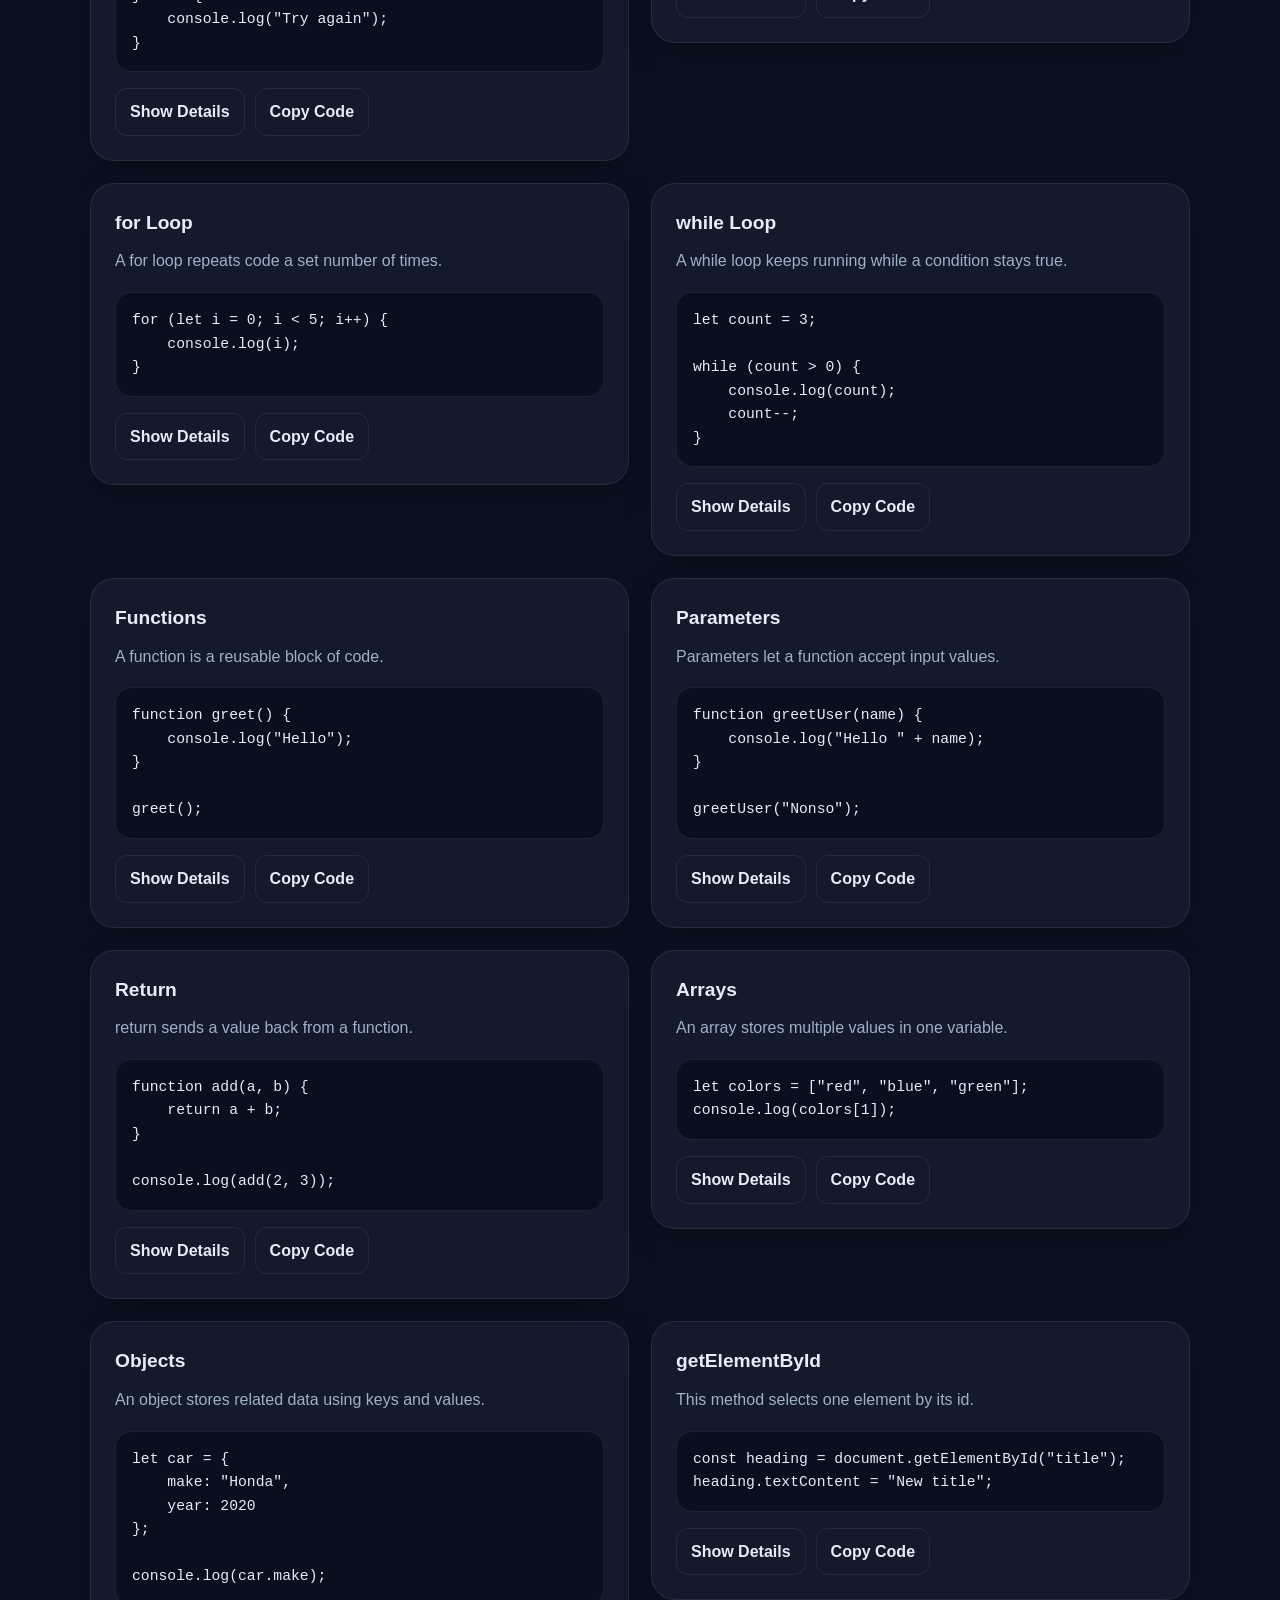
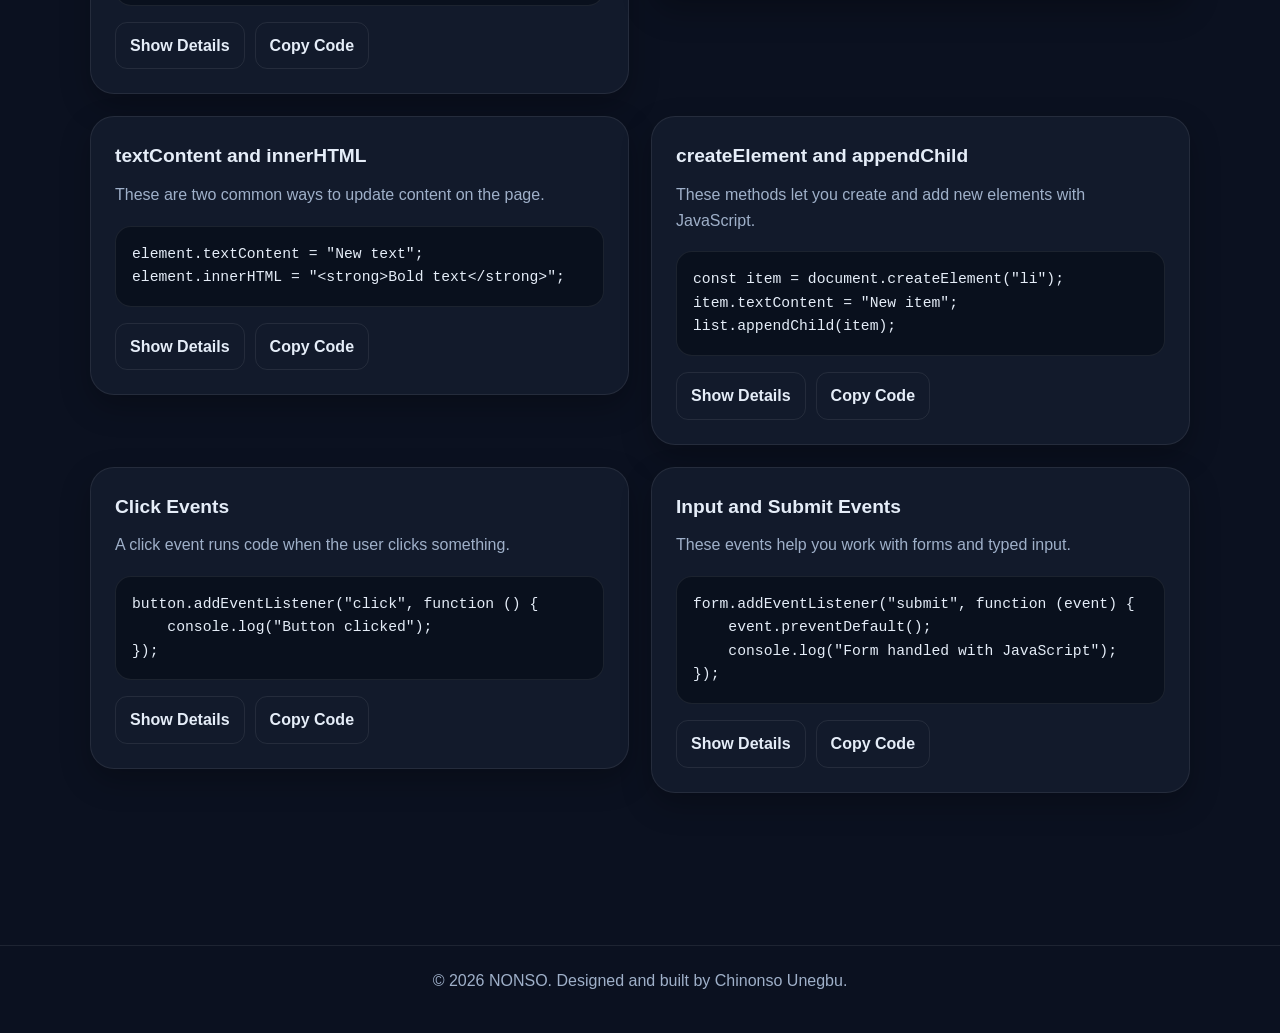
<file: javascript.html>
<!DOCTYPE html>
<html lang="en">

<head>
    <meta charset="UTF-8">
    <meta name="viewport" content="width=device-width, initial-scale=1.0">
    <title>JavaScript | NONSO</title>
    <link rel="stylesheet" href="styles.css">
</head>

<body>
    <!-- Shared site header -->
    <header class="site-header">
        <div class="container navbar">
            <a href="index.html" class="brand">NONSO</a>

            <nav>
                <ul class="nav-links">
                    <li><a href="index.html">Home</a></li>
                    <li><a href="resume.html">Resume</a></li>
                    <li><a href="javascript.html" class="active">JavaScript</a></li>
                    <li><a href="basketball.html">Basketball</a></li>
                </ul>
            </nav>

            <button id="themeToggle" class="theme-toggle" type="button">Light Mode</button>
        </div>
    </header>

    <main>
        <!-- Page intro -->
        <section class="section">
            <div class="container">
                <div class="content-block page-intro">
                    <p class="eyebrow">JavaScript Notes</p>
                    <h1 class="section-title">A simple and interactive reference</h1>
                    <p class="section-text">
                        This page collects core JavaScript concepts in a format that is easy to
                        browse, search, and understand. Each card uses simple beginner-friendly
                        explanations and small code examples.
                    </p>
                </div>
            </div>
        </section>

        <!-- Search and filter controls -->
        <section class="section">
            <div class="container">
                <div class="content-block js-controls">
                    <div class="js-search-wrap">
                        <label for="jsSearchInput" class="control-label">Search concepts</label>
                        <input type="text" id="jsSearchInput" class="js-search-input"
                            placeholder="Try: array, function, click, loop...">
                    </div>

                    <div>
                        <p class="control-label">Filter by category</p>
                        <div class="filter-row">
                            <button class="filter-btn active" type="button" data-filter="all">All</button>
                            <button class="filter-btn" type="button" data-filter="basics">Basics</button>
                            <button class="filter-btn" type="button" data-filter="logic">Logic</button>
                            <button class="filter-btn" type="button" data-filter="loops">Loops</button>
                            <button class="filter-btn" type="button" data-filter="functions">Functions</button>
                            <button class="filter-btn" type="button" data-filter="dom">DOM</button>
                            <button class="filter-btn" type="button" data-filter="events">Events</button>
                        </div>
                    </div>
                </div>
            </div>
        </section>

        <!-- Concept cards -->
        <section class="section">
            <div class="container">
                <div class="grid grid-2 js-card-grid" id="jsCardContainer">
                    <article class="card js-card" data-category="basics" data-search="variables basics store value">
                        <h3>Variables</h3>
                        <p>A variable stores a value that can be used later.</p>
                        <pre><code id="code-variables">let name = "Nonso";
console.log(name);</code></pre>
                        <div class="card-actions">
                            <button class="btn btn-secondary small-btn toggle-example-btn" type="button">Show
                                Details</button>
                            <button class="btn btn-secondary small-btn copy-code-btn" type="button"
                                data-code-id="code-variables">Copy Code</button>
                        </div>
                        <div class="detail-box hidden">
                            <p class="detail-label">What this does</p>
                            <p class="detail-text">This creates a variable called <strong>name</strong>, stores the text
                                <strong>"Nonso"</strong> inside it, and then prints that value to the console.
                            </p>
                            <p class="detail-label">Result</p>
                            <pre class="detail-output"><code>Nonso</code></pre>
                        </div>
                    </article>

                    <article class="card js-card" data-category="basics" data-search="strings text basics">
                        <h3>Strings</h3>
                        <p>A string is text wrapped in quotes.</p>
                        <pre><code id="code-strings">let message = "Hello World";
console.log(message);</code></pre>
                        <div class="card-actions">
                            <button class="btn btn-secondary small-btn toggle-example-btn" type="button">Show
                                Details</button>
                            <button class="btn btn-secondary small-btn copy-code-btn" type="button"
                                data-code-id="code-strings">Copy Code</button>
                        </div>
                        <div class="detail-box hidden">
                            <p class="detail-label">What this does</p>
                            <p class="detail-text">This stores text inside a variable called <strong>message</strong>
                                and prints that text to the console.</p>
                            <p class="detail-label">Result</p>
                            <pre class="detail-output"><code>Hello World</code></pre>
                        </div>
                    </article>

                    <article class="card js-card" data-category="basics" data-search="numbers math basics">
                        <h3>Numbers</h3>
                        <p>Numbers are used for values you want to calculate with.</p>
                        <pre><code id="code-numbers">let score = 25;
console.log(score + 5);</code></pre>
                        <div class="card-actions">
                            <button class="btn btn-secondary small-btn toggle-example-btn" type="button">Show
                                Details</button>
                            <button class="btn btn-secondary small-btn copy-code-btn" type="button"
                                data-code-id="code-numbers">Copy Code</button>
                        </div>
                        <div class="detail-box hidden">
                            <p class="detail-label">What this does</p>
                            <p class="detail-text">This creates a number variable called <strong>score</strong>, adds
                                <strong>5</strong> to it, and prints the new value.
                            </p>
                            <p class="detail-label">Result</p>
                            <pre class="detail-output"><code>30</code></pre>
                        </div>
                    </article>

                    <article class="card js-card" data-category="basics" data-search="booleans true false basics">
                        <h3>Booleans</h3>
                        <p>A boolean only has two possible values: true or false.</p>
                        <pre><code id="code-booleans">let isLoggedIn = true;
console.log(isLoggedIn);</code></pre>
                        <div class="card-actions">
                            <button class="btn btn-secondary small-btn toggle-example-btn" type="button">Show
                                Details</button>
                            <button class="btn btn-secondary small-btn copy-code-btn" type="button"
                                data-code-id="code-booleans">Copy Code</button>
                        </div>
                        <div class="detail-box hidden">
                            <p class="detail-label">What this does</p>
                            <p class="detail-text">This saves the value <strong>true</strong> in a variable and prints
                                it. Booleans are often used in conditions.</p>
                            <p class="detail-label">Result</p>
                            <pre class="detail-output"><code>true</code></pre>
                        </div>
                    </article>

                    <article class="card js-card" data-category="logic" data-search="if else conditions logic">
                        <h3>if / else</h3>
                        <p>if / else lets your code make decisions.</p>
                        <pre><code id="code-ifelse">let score = 62;

if (score &gt;= 50) {
    console.log("Pass");
} else {
    console.log("Try again");
}</code></pre>
                        <div class="card-actions">
                            <button class="btn btn-secondary small-btn toggle-example-btn" type="button">Show
                                Details</button>
                            <button class="btn btn-secondary small-btn copy-code-btn" type="button"
                                data-code-id="code-ifelse">Copy Code</button>
                        </div>
                        <div class="detail-box hidden">
                            <p class="detail-label">What this does</p>
                            <p class="detail-text">This checks whether <strong>score</strong> is greater than or equal
                                to <strong>50</strong>. Since the score is <strong>62</strong>, the first block runs.
                            </p>
                            <p class="detail-label">Result</p>
                            <pre class="detail-output"><code>Pass</code></pre>
                        </div>
                    </article>

                    <article class="card js-card" data-category="logic"
                        data-search="comparison operators logic greater less equal">
                        <h3>Comparison Operators</h3>
                        <p>Comparison operators compare values and return true or false.</p>
                        <pre><code id="code-comparison">console.log(10 &gt; 5);
console.log(4 === 4);</code></pre>
                        <div class="card-actions">
                            <button class="btn btn-secondary small-btn toggle-example-btn" type="button">Show
                                Details</button>
                            <button class="btn btn-secondary small-btn copy-code-btn" type="button"
                                data-code-id="code-comparison">Copy Code</button>
                        </div>
                        <div class="detail-box hidden">
                            <p class="detail-label">What this does</p>
                            <p class="detail-text">The first line checks whether <strong>10</strong> is greater than
                                <strong>5</strong>. The second line checks whether <strong>4</strong> is exactly equal
                                to <strong>4</strong>.
                            </p>
                            <p class="detail-label">Result</p>
                            <pre class="detail-output"><code>true
true</code></pre>
                        </div>
                    </article>

                    <article class="card js-card" data-category="loops" data-search="for loop loops repeat">
                        <h3>for Loop</h3>
                        <p>A for loop repeats code a set number of times.</p>
                        <pre><code id="code-forloop">for (let i = 0; i &lt; 5; i++) {
    console.log(i);
}</code></pre>
                        <div class="card-actions">
                            <button class="btn btn-secondary small-btn toggle-example-btn" type="button">Show
                                Details</button>
                            <button class="btn btn-secondary small-btn copy-code-btn" type="button"
                                data-code-id="code-forloop">Copy Code</button>
                        </div>
                        <div class="detail-box hidden">
                            <p class="detail-label">What this does</p>
                            <p class="detail-text">This starts at <strong>0</strong> and keeps running until the value
                                is no longer less than <strong>5</strong>. The value of <strong>i</strong> changes on
                                each loop.</p>
                            <p class="detail-label">Result</p>
                            <pre class="detail-output"><code>0
1
2
3
4</code></pre>
                        </div>
                    </article>

                    <article class="card js-card" data-category="loops" data-search="while loop loops condition">
                        <h3>while Loop</h3>
                        <p>A while loop keeps running while a condition stays true.</p>
                        <pre><code id="code-whileloop">let count = 3;

while (count &gt; 0) {
    console.log(count);
    count--;
}</code></pre>
                        <div class="card-actions">
                            <button class="btn btn-secondary small-btn toggle-example-btn" type="button">Show
                                Details</button>
                            <button class="btn btn-secondary small-btn copy-code-btn" type="button"
                                data-code-id="code-whileloop">Copy Code</button>
                        </div>
                        <div class="detail-box hidden">
                            <p class="detail-label">What this does</p>
                            <p class="detail-text">This keeps printing the value of <strong>count</strong> while it is
                                greater than <strong>0</strong>. After each loop, the value goes down by
                                <strong>1</strong>.
                            </p>
                            <p class="detail-label">Result</p>
                            <pre class="detail-output"><code>3
2
1</code></pre>
                        </div>
                    </article>

                    <article class="card js-card" data-category="functions" data-search="functions reusable code">
                        <h3>Functions</h3>
                        <p>A function is a reusable block of code.</p>
                        <pre><code id="code-functions">function greet() {
    console.log("Hello");
}

greet();</code></pre>
                        <div class="card-actions">
                            <button class="btn btn-secondary small-btn toggle-example-btn" type="button">Show
                                Details</button>
                            <button class="btn btn-secondary small-btn copy-code-btn" type="button"
                                data-code-id="code-functions">Copy Code</button>
                        </div>
                        <div class="detail-box hidden">
                            <p class="detail-label">What this does</p>
                            <p class="detail-text">This creates a function named <strong>greet</strong>. The function
                                does nothing until it is called. When <strong>greet()</strong> runs, it prints a
                                message.</p>
                            <p class="detail-label">Result</p>
                            <pre class="detail-output"><code>Hello</code></pre>
                        </div>
                    </article>

                    <article class="card js-card" data-category="functions"
                        data-search="parameters arguments functions">
                        <h3>Parameters</h3>
                        <p>Parameters let a function accept input values.</p>
                        <pre><code id="code-parameters">function greetUser(name) {
    console.log("Hello " + name);
}

greetUser("Nonso");</code></pre>
                        <div class="card-actions">
                            <button class="btn btn-secondary small-btn toggle-example-btn" type="button">Show
                                Details</button>
                            <button class="btn btn-secondary small-btn copy-code-btn" type="button"
                                data-code-id="code-parameters">Copy Code</button>
                        </div>
                        <div class="detail-box hidden">
                            <p class="detail-label">What this does</p>
                            <p class="detail-text">This function accepts one input called <strong>name</strong>. When
                                the function runs, it joins <strong>"Hello "</strong> with the value passed in.</p>
                            <p class="detail-label">Result</p>
                            <pre class="detail-output"><code>Hello Nonso</code></pre>
                        </div>
                    </article>

                    <article class="card js-card" data-category="functions" data-search="return functions output">
                        <h3>Return</h3>
                        <p>return sends a value back from a function.</p>
                        <pre><code id="code-return">function add(a, b) {
    return a + b;
}

console.log(add(2, 3));</code></pre>
                        <div class="card-actions">
                            <button class="btn btn-secondary small-btn toggle-example-btn" type="button">Show
                                Details</button>
                            <button class="btn btn-secondary small-btn copy-code-btn" type="button"
                                data-code-id="code-return">Copy Code</button>
                        </div>
                        <div class="detail-box hidden">
                            <p class="detail-label">What this does</p>
                            <p class="detail-text">This function adds two values and sends the answer back. The returned
                                value is then printed to the console.</p>
                            <p class="detail-label">Result</p>
                            <pre class="detail-output"><code>5</code></pre>
                        </div>
                    </article>

                    <article class="card js-card" data-category="dom" data-search="arrays list multiple values data">
                        <h3>Arrays</h3>
                        <p>An array stores multiple values in one variable.</p>
                        <pre><code id="code-arrays">let colors = ["red", "blue", "green"];
console.log(colors[1]);</code></pre>
                        <div class="card-actions">
                            <button class="btn btn-secondary small-btn toggle-example-btn" type="button">Show
                                Details</button>
                            <button class="btn btn-secondary small-btn copy-code-btn" type="button"
                                data-code-id="code-arrays">Copy Code</button>
                        </div>
                        <div class="detail-box hidden">
                            <p class="detail-label">What this does</p>
                            <p class="detail-text">This creates an array with three values. Arrays use index numbers,
                                and index <strong>1</strong> points to the second item.</p>
                            <p class="detail-label">Result</p>
                            <pre class="detail-output"><code>blue</code></pre>
                        </div>
                    </article>

                    <article class="card js-card" data-category="dom" data-search="objects key value data">
                        <h3>Objects</h3>
                        <p>An object stores related data using keys and values.</p>
                        <pre><code id="code-objects">let car = {
    make: "Honda",
    year: 2020
};

console.log(car.make);</code></pre>
                        <div class="card-actions">
                            <button class="btn btn-secondary small-btn toggle-example-btn" type="button">Show
                                Details</button>
                            <button class="btn btn-secondary small-btn copy-code-btn" type="button"
                                data-code-id="code-objects">Copy Code</button>
                        </div>
                        <div class="detail-box hidden">
                            <p class="detail-label">What this does</p>
                            <p class="detail-text">This creates an object called <strong>car</strong> with two
                                properties. The last line prints the value stored in the <strong>make</strong> property.
                            </p>
                            <p class="detail-label">Result</p>
                            <pre class="detail-output"><code>Honda</code></pre>
                        </div>
                    </article>

                    <article class="card js-card" data-category="dom" data-search="getelementbyid dom select element">
                        <h3>getElementById</h3>
                        <p>This method selects one element by its id.</p>
                        <pre><code id="code-getelementbyid">const heading = document.getElementById("title");
heading.textContent = "New title";</code></pre>
                        <div class="card-actions">
                            <button class="btn btn-secondary small-btn toggle-example-btn" type="button">Show
                                Details</button>
                            <button class="btn btn-secondary small-btn copy-code-btn" type="button"
                                data-code-id="code-getelementbyid">Copy Code</button>
                        </div>
                        <div class="detail-box hidden">
                            <p class="detail-label">What this does</p>
                            <p class="detail-text">This finds the element with the id <strong>title</strong> and changes
                                the text inside it.</p>
                            <p class="detail-label">Result on page</p>
                            <pre class="detail-output"><code>The selected element now shows:
New title</code></pre>
                        </div>
                    </article>

                    <article class="card js-card" data-category="dom"
                        data-search="textcontent innerhtml dom update page">
                        <h3>textContent and innerHTML</h3>
                        <p>These are two common ways to update content on the page.</p>
                        <pre><code id="code-textcontent">element.textContent = "New text";
element.innerHTML = "&lt;strong&gt;Bold text&lt;/strong&gt;";</code></pre>
                        <div class="card-actions">
                            <button class="btn btn-secondary small-btn toggle-example-btn" type="button">Show
                                Details</button>
                            <button class="btn btn-secondary small-btn copy-code-btn" type="button"
                                data-code-id="code-textcontent">Copy Code</button>
                        </div>
                        <div class="detail-box hidden">
                            <p class="detail-label">What this does</p>
                            <p class="detail-text"><strong>textContent</strong> adds plain text only.
                                <strong>innerHTML</strong> can add HTML tags and structure too.
                            </p>
                            <p class="detail-label">Result on page</p>
                            <pre class="detail-output"><code>textContent → New text
innerHTML → Bold text (shown in bold)</code></pre>
                        </div>
                    </article>

                    <article class="card js-card" data-category="dom"
                        data-search="createelement appendchild dom add element">
                        <h3>createElement and appendChild</h3>
                        <p>These methods let you create and add new elements with JavaScript.</p>
                        <pre><code id="code-createelement">const item = document.createElement("li");
item.textContent = "New item";
list.appendChild(item);</code></pre>
                        <div class="card-actions">
                            <button class="btn btn-secondary small-btn toggle-example-btn" type="button">Show
                                Details</button>
                            <button class="btn btn-secondary small-btn copy-code-btn" type="button"
                                data-code-id="code-createelement">Copy Code</button>
                        </div>
                        <div class="detail-box hidden">
                            <p class="detail-label">What this does</p>
                            <p class="detail-text">This creates a new list item, gives it text, and adds it to an
                                existing list on the page.</p>
                            <p class="detail-label">Result on page</p>
                            <pre class="detail-output"><code>A new &lt;li&gt; appears inside the list:
New item</code></pre>
                        </div>
                    </article>

                    <article class="card js-card" data-category="events" data-search="click event listener events">
                        <h3>Click Events</h3>
                        <p>A click event runs code when the user clicks something.</p>
                        <pre><code id="code-click">button.addEventListener("click", function () {
    console.log("Button clicked");
});</code></pre>
                        <div class="card-actions">
                            <button class="btn btn-secondary small-btn toggle-example-btn" type="button">Show
                                Details</button>
                            <button class="btn btn-secondary small-btn copy-code-btn" type="button"
                                data-code-id="code-click">Copy Code</button>
                        </div>
                        <div class="detail-box hidden">
                            <p class="detail-label">What this does</p>
                            <p class="detail-text">This waits for the user to click a button. When the click happens,
                                the function runs and logs a message.</p>
                            <p class="detail-label">Result</p>
                            <pre class="detail-output"><code>Button clicked</code></pre>
                        </div>
                    </article>

                    <article class="card js-card" data-category="events" data-search="input submit events forms">
                        <h3>Input and Submit Events</h3>
                        <p>These events help you work with forms and typed input.</p>
                        <pre><code id="code-inputsubmit">form.addEventListener("submit", function (event) {
    event.preventDefault();
    console.log("Form handled with JavaScript");
});</code></pre>
                        <div class="card-actions">
                            <button class="btn btn-secondary small-btn toggle-example-btn" type="button">Show
                                Details</button>
                            <button class="btn btn-secondary small-btn copy-code-btn" type="button"
                                data-code-id="code-inputsubmit">Copy Code</button>
                        </div>
                        <div class="detail-box hidden">
                            <p class="detail-label">What this does</p>
                            <p class="detail-text">This listens for a form submission, stops the page from refreshing,
                                and lets JavaScript handle the form instead.</p>
                            <p class="detail-label">Result</p>
                            <pre class="detail-output"><code>Form handled with JavaScript</code></pre>
                        </div>
                    </article>
                </div>
            </div>
        </section>
    </main>

    <footer class="site-footer">
        <div class="container">
            <p>&copy; 2026 NONSO. Designed and built by Chinonso Unegbu.</p>
        </div>
    </footer>

    <script src="script.js"></script>
</body>

</html>
</file>
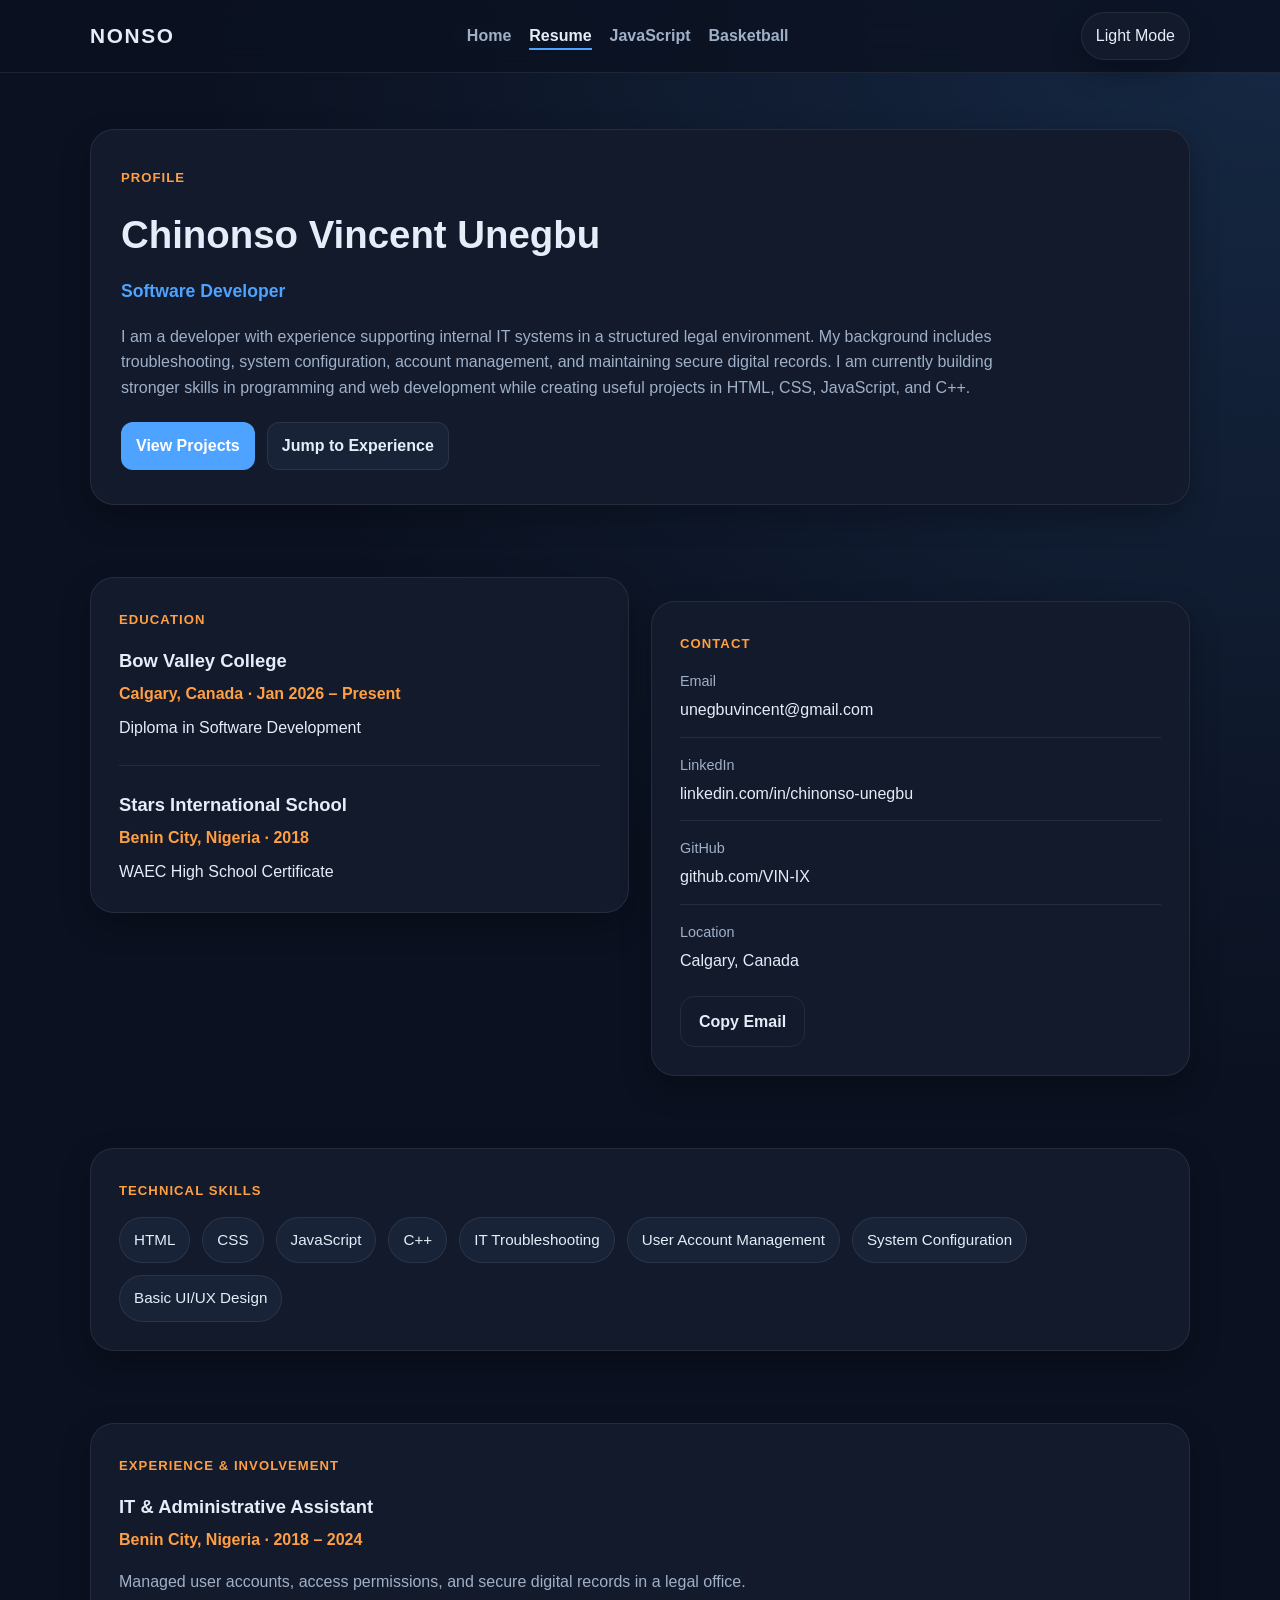
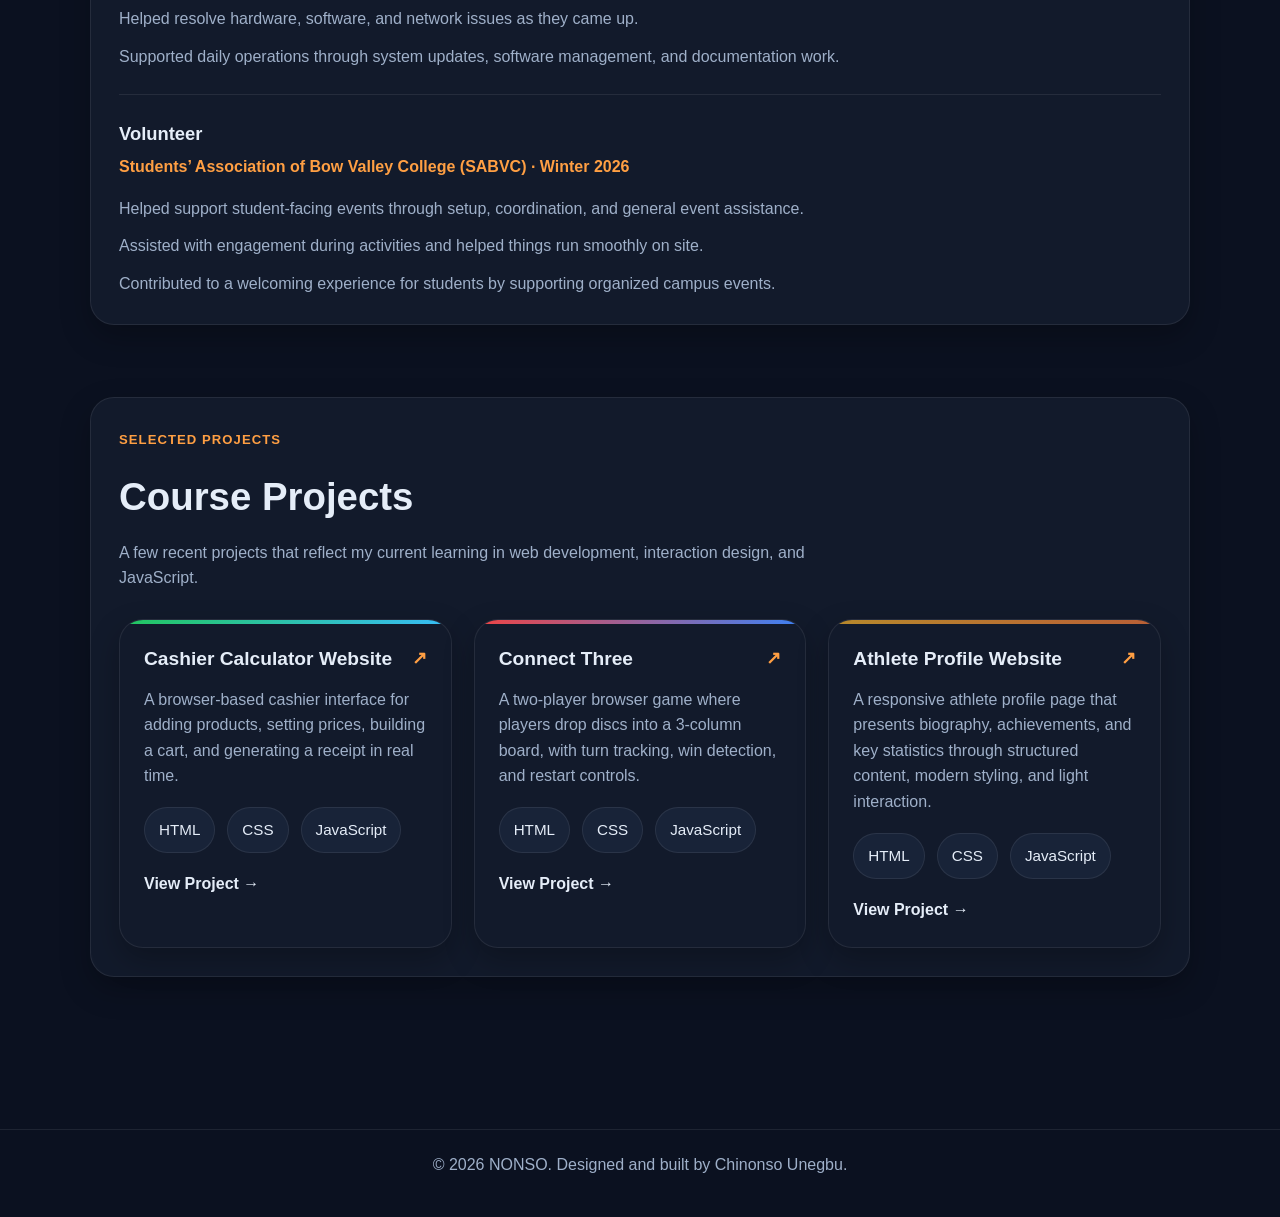
<file: resume.html>
<!DOCTYPE html>
<html lang="en">
<head>
    <meta charset="UTF-8">
    <meta name="viewport" content="width=device-width, initial-scale=1.0">
    <title>Resume | NONSO</title>
    <link rel="stylesheet" href="styles.css">
</head>
<body>
    <!-- Shared site header -->
    <header class="site-header">
        <div class="container navbar">
            <a href="index.html" class="brand">NONSO</a>

            <nav>
                <ul class="nav-links">
                    <li><a href="index.html">Home</a></li>
                    <li><a href="resume.html" class="active">Resume</a></li>
                    <li><a href="javascript.html">JavaScript</a></li>
                    <li><a href="basketball.html">Basketball</a></li>
                </ul>
            </nav>

            <button id="themeToggle" class="theme-toggle" type="button">Light Mode</button>
        </div>
    </header>

    <main>
        <!-- Profile summary -->
        <section class="section">
            <div class="container">
                <div class="content-block page-intro">
                    <p class="eyebrow">Profile</p>
                    <h1 class="section-title">Chinonso Vincent Unegbu</h1>
                    <p class="resume-role">Software Developer</p>
                    <p class="section-text">
                        I am a developer with experience supporting internal IT systems in a structured legal
                        environment. My background includes troubleshooting, system configuration, account
                        management, and maintaining secure digital records. I am currently building stronger
                        skills in programming and web development while creating useful projects in HTML,
                        CSS, JavaScript, and C++.
                    </p>

                    <!-- Quick links help visitors reach the lower sections faster. -->
                    <div class="jump-links">
                        <a href="#projects-section" class="jump-link jump-link-primary">View Projects</a>
                        <a href="#experience-section" class="jump-link">Jump to Experience</a>
                    </div>
                </div>
            </div>
        </section>

        <!-- Education and contact stay side by side because both are compact. -->
        <section class="section">
            <div class="container grid grid-2 resume-grid">
                <div class="content-block">
                    <p class="eyebrow">Education</p>

                    <div class="timeline-item">
                        <h3>Bow Valley College</h3>
                        <p class="meta">Calgary, Canada · Jan 2026 – Present</p>
                        <p>Diploma in Software Development</p>
                    </div>

                    <div class="timeline-item">
                        <h3>Stars International School</h3>
                        <p class="meta">Benin City, Nigeria · 2018</p>
                        <p>WAEC High School Certificate</p>
                    </div>
                </div>

                <div class="content-block">
                    <p class="eyebrow">Contact</p>
                    <ul class="contact-list">
                        <li>
                            <span>Email</span>
                            <a href="mailto:unegbuvincent@gmail.com">unegbuvincent@gmail.com</a>
                        </li>
                        <li>
                            <span>LinkedIn</span>
                            <a href="https://www.linkedin.com/in/chinonso-unegbu" target="_blank" rel="noopener noreferrer">
                                linkedin.com/in/chinonso-unegbu
                            </a>
                        </li>
                        <li>
                            <span>GitHub</span>
                            <a href="https://github.com/VIN-IX" target="_blank" rel="noopener noreferrer">
                                github.com/VIN-IX
                            </a>
                        </li>
                        <li>
                            <span>Location</span>
                            <p>Calgary, Canada</p>
                        </li>
                    </ul>

                    <button id="copyEmailButton" class="btn btn-secondary copy-btn" type="button">Copy Email</button>
                </div>
            </div>
        </section>

        <!-- Skills sit in their own row so the section stays clean even if experience grows. -->
        <section class="section">
            <div class="container">
                <div class="content-block">
                    <p class="eyebrow">Technical Skills</p>
                    <div class="chip-row skill-cloud">
                        <span class="chip">HTML</span>
                        <span class="chip">CSS</span>
                        <span class="chip">JavaScript</span>
                        <span class="chip">C++</span>
                        <span class="chip">IT Troubleshooting</span>
                        <span class="chip">User Account Management</span>
                        <span class="chip">System Configuration</span>
                        <span class="chip">Basic UI/UX Design</span>
                    </div>
                </div>
            </div>
        </section>

        <section class="section" id="experience-section">
            <div class="container">
                <div class="content-block">
                    <p class="eyebrow">Experience &amp; Involvement</p>

                    <div class="timeline-item">
                        <h3>IT &amp; Administrative Assistant</h3>
                        <p class="meta">Benin City, Nigeria · 2018 – 2024</p>
                        <ul class="list">
                            <li>Managed user accounts, access permissions, and secure digital records in a legal office.</li>
                            <li>Helped resolve hardware, software, and network issues as they came up.</li>
                            <li>Supported daily operations through system updates, software management, and documentation work.</li>
                        </ul>
                    </div>

                    <div class="timeline-item">
                        <h3>Volunteer</h3>
                        <p class="meta">Students’ Association of Bow Valley College (SABVC) · Winter 2026</p>
                        <ul class="list">
                            <li>Helped support student-facing events through setup, coordination, and general event assistance.</li>
                            <li>Assisted with engagement during activities and helped things run smoothly on site.</li>
                            <li>Contributed to a welcoming experience for students by supporting organized campus events.</li>
                        </ul>
                    </div>
                </div>
            </div>
        </section>

        <!-- Project cards link directly to the project folders inside the main site. -->
        <section class="section" id="projects-section">
            <div class="container">
                <div class="content-block">
                    <p class="eyebrow">Selected Projects</p>
                    <h2 class="section-title">Course Projects</h2>
                    <p class="section-text">
                        A few recent projects that reflect my current learning in web development,
                        interaction design, and JavaScript.
                    </p>

                    <div class="grid grid-3 project-grid">
                        <a href="projects/cashier/index.html" class="card project-card project-link-card project-cashier" target="_blank" rel="noopener noreferrer">
                            <div class="project-top">
                                <h3>Cashier Calculator Website</h3>
                                <span class="project-arrow">↗</span>
                            </div>

                            <p>
                                A browser-based cashier interface for adding products, setting prices,
                                building a cart, and generating a receipt in real time.
                            </p>

                            <div class="chip-row project-tags">
                                <span class="chip">HTML</span>
                                <span class="chip">CSS</span>
                                <span class="chip">JavaScript</span>
                            </div>

                            <span class="feature-link">View Project →</span>
                        </a>

                        <a href="projects/connect-three/index.html" class="card project-card project-link-card project-connect" target="_blank" rel="noopener noreferrer">
                            <div class="project-top">
                                <h3>Connect Three</h3>
                                <span class="project-arrow">↗</span>
                            </div>

                            <p>
                                A two-player browser game where players drop discs into a 3-column board,
                                with turn tracking, win detection, and restart controls.
                            </p>

                            <div class="chip-row project-tags">
                                <span class="chip">HTML</span>
                                <span class="chip">CSS</span>
                                <span class="chip">JavaScript</span>
                            </div>

                            <span class="feature-link">View Project →</span>
                        </a>

                        <a href="projects/athlete/index.html" class="card project-card project-link-card project-athlete" target="_blank" rel="noopener noreferrer">
                            <div class="project-top">
                                <h3>Athlete Profile Website</h3>
                                <span class="project-arrow">↗</span>
                            </div>

                            <p>
                                A responsive athlete profile page that presents biography, achievements,
                                and key statistics through structured content, modern styling, and light interaction.
                            </p>

                            <div class="chip-row project-tags">
                                <span class="chip">HTML</span>
                                <span class="chip">CSS</span>
                                <span class="chip">JavaScript</span>
                            </div>

                            <span class="feature-link">View Project →</span>
                        </a>
                    </div>
                </div>
            </div>
        </section>
    </main>

    <footer class="site-footer">
        <div class="container">
            <p>&copy; 2026 NONSO. Designed and built by Chinonso Unegbu.</p>
        </div>
    </footer>

    <script src="script.js"></script>
</body>
</html>
</file>
<file: styles.css>
/*
    Main stylesheet for the NONSO website.

    Reference notes:
    These sources helped guide the layout system, theme variables,
    responsive behavior, and reusable card/grid patterns used here.

    Official / documentation sources
    - MDN: Using CSS custom properties (variables)
      https://developer.mozilla.org/en-US/docs/Web/CSS/Guides/Cascading_variables/Using_custom_properties
    - MDN: CSS custom properties for cascading variables
      https://developer.mozilla.org/en-US/docs/Web/CSS/Guides/Cascading_variables
    - MDN: CSS reference
      https://developer.mozilla.org/en-US/docs/Web/CSS/Reference
    - MDN: CSS properties reference
      https://developer.mozilla.org/en-US/docs/Web/CSS/Reference/Properties

    Practical layout / cheatsheet style sources
    - CSS-Tricks: A Complete Guide to CSS Grid Layout
      https://css-tricks.com/complete-guide-css-grid-layout/
    - CSS-Tricks: A Complete Guide to Flexbox
      https://css-tricks.com/snippets/css/a-guide-to-flexbox/
    - CSS-Tricks: CSS Grid Starter Layouts
      https://css-tricks.com/snippets/css/css-grid-starter-layouts/

    General learning / quick-reference sources
    - W3Schools: CSS Media Queries
      https://www.w3schools.com/css/css3_mediaqueries.asp
    - W3Schools: CSS @media Rule
      https://www.w3schools.com/CSSref/css3_pr_mediaquery.php
*/

* {
    margin: 0;
    padding: 0;
    box-sizing: border-box;
}

:root {
    --bg: #0b1120;
    --surface: #121a2b;
    --surface-2: #182338;
    --text: #e5edf8;
    --muted: #9fb0c9;
    --border: rgba(255, 255, 255, 0.08);
    --primary: #4da3ff;
    --primary-hover: #7cbcff;
    --secondary: #ff9f43;
    --shadow: 0 12px 30px rgba(0, 0, 0, 0.25);
    --hero-glow: radial-gradient(circle at top right, rgba(77, 163, 255, 0.16), transparent 35%);
    --card-hover: translateY(-6px);
}

body.light-theme {
    --bg: #f4f7fb;
    --surface: #ffffff;
    --surface-2: #eef3f9;
    --text: #142033;
    --muted: #5c6d86;
    --border: rgba(20, 32, 51, 0.08);
    --primary: #1f6fd6;
    --primary-hover: #3f87e4;
    --secondary: #d97706;
    --shadow: 0 10px 24px rgba(16, 24, 40, 0.08);
    --hero-glow: radial-gradient(circle at top right, rgba(31, 111, 214, 0.12), transparent 35%);
}

html {
    scroll-behavior: smooth;
}

body {
    font-family: Arial, Helvetica, sans-serif;
    background: var(--hero-glow), var(--bg);
    color: var(--text);
    line-height: 1.6;
    transition: background-color 0.3s ease, color 0.3s ease;
}

img {
    max-width: 100%;
    display: block;
}

a {
    color: inherit;
    text-decoration: none;
}

ul {
    list-style: none;
}

button,
input {
    font: inherit;
}

.container {
    width: min(1100px, 92%);
    margin: 0 auto;
}

/* ---------- Shared navigation ---------- */
.site-header {
    position: sticky;
    top: 0;
    z-index: 1000;
    backdrop-filter: blur(14px);
    background-color: rgba(11, 17, 32, 0.78);
    border-bottom: 1px solid var(--border);
}

body.light-theme .site-header {
    background-color: rgba(244, 247, 251, 0.84);
}

.navbar {
    min-height: 72px;
    display: flex;
    align-items: center;
    justify-content: space-between;
    gap: 20px;
}

.brand {
    font-size: 1.3rem;
    font-weight: bold;
    letter-spacing: 0.08em;
}

.nav-links {
    display: flex;
    align-items: center;
    gap: 18px;
}

.nav-links a {
    position: relative;
    color: var(--muted);
    font-weight: 600;
    transition: color 0.25s ease;
}

.nav-links a:hover,
.nav-links a.active {
    color: var(--text);
}

.nav-links a::after {
    content: "";
    position: absolute;
    left: 0;
    bottom: -6px;
    width: 0;
    height: 2px;
    background-color: var(--primary);
    transition: width 0.25s ease;
}

.nav-links a:hover::after,
.nav-links a.active::after {
    width: 100%;
}

.theme-toggle {
    border: 1px solid var(--border);
    background-color: var(--surface);
    color: var(--text);
    padding: 10px 14px;
    border-radius: 999px;
    cursor: pointer;
    box-shadow: var(--shadow);
    transition: transform 0.2s ease, background-color 0.25s ease;
}

.theme-toggle:hover {
    transform: translateY(-2px);
}

/* ---------- Shared spacing and typography ---------- */
main {
    padding: 56px 0 80px;
}

.section {
    margin-bottom: 72px;
}

.section-title {
    font-size: clamp(1.8rem, 3vw, 2.6rem);
    margin-bottom: 12px;
}

.section-text {
    max-width: 720px;
    color: var(--muted);
    font-size: 1rem;
}

.eyebrow {
    display: inline-block;
    margin-bottom: 16px;
    color: var(--secondary);
    font-weight: bold;
    letter-spacing: 0.08em;
    text-transform: uppercase;
    font-size: 0.82rem;
}

/* ---------- Hero ---------- */
.hero {
    padding: 56px 0 30px;
}

.hero-content {
    background: linear-gradient(145deg, rgba(255, 255, 255, 0.02), transparent);
    background-color: var(--surface);
    border: 1px solid var(--border);
    border-radius: 28px;
    padding: 42px 32px;
    box-shadow: var(--shadow);
}

.hero h1 {
    font-size: clamp(2.5rem, 5vw, 4.4rem);
    line-height: 1.08;
    margin-bottom: 18px;
}

.hero p {
    max-width: 720px;
    color: var(--muted);
    font-size: 1.05rem;
    margin-bottom: 26px;
}

.hero-actions {
    display: flex;
    flex-wrap: wrap;
    gap: 14px;
}

/* ---------- Shared buttons ---------- */
.btn {
    display: inline-flex;
    align-items: center;
    justify-content: center;
    border-radius: 14px;
    padding: 12px 18px;
    font-weight: bold;
    border: 1px solid transparent;
    transition: transform 0.2s ease, background-color 0.25s ease, border-color 0.25s ease;
    cursor: pointer;
}

.btn:hover {
    transform: translateY(-2px);
}

.btn-primary {
    background-color: var(--primary);
    color: white;
}

.btn-primary:hover {
    background-color: var(--primary-hover);
}

.btn-secondary {
    background-color: transparent;
    color: var(--text);
    border-color: var(--border);
}

.small-btn {
    padding: 10px 14px;
    border-radius: 12px;
}

/* ---------- Shared cards and grids ---------- */
.grid {
    display: grid;
    gap: 22px;
}

.grid-3 {
    grid-template-columns: repeat(3, 1fr);
}

.grid-2 {
    grid-template-columns: repeat(2, 1fr);
}

.card {
    background-color: var(--surface);
    border: 1px solid var(--border);
    border-radius: 24px;
    padding: 24px;
    box-shadow: var(--shadow);
    transition: transform 0.25s ease, border-color 0.25s ease;
}

.card:hover {
    transform: var(--card-hover);
    border-color: rgba(77, 163, 255, 0.35);
}

.card h3 {
    font-size: 1.2rem;
    margin-bottom: 10px;
}

.card p {
    color: var(--muted);
}

.content-block {
    background-color: var(--surface);
    border: 1px solid var(--border);
    border-radius: 24px;
    padding: 28px;
    box-shadow: var(--shadow);
}

.content-block + .content-block {
    margin-top: 24px;
}

.page-intro {
    padding: 34px 30px;
}

.page-intro .section-text {
    max-width: 900px;
}

/* ---------- Chips ---------- */
.chip-row {
    display: flex;
    flex-wrap: wrap;
    gap: 12px;
    margin-top: 22px;
}

.chip {
    padding: 10px 14px;
    border-radius: 999px;
    background-color: var(--surface-2);
    border: 1px solid var(--border);
    color: var(--text);
    font-size: 0.95rem;
}

/* ---------- Home page ---------- */
.home-grid {
    margin-top: 28px;
}

.feature-card {
    display: block;
    min-height: 240px;
    position: relative;
    overflow: hidden;
}

.feature-card::before {
    content: "";
    position: absolute;
    inset: 0 auto auto 0;
    width: 100%;
    height: 4px;
    background: linear-gradient(90deg, var(--primary), var(--secondary));
}

.feature-label {
    color: var(--secondary);
    font-weight: bold;
    font-size: 0.9rem;
    margin-bottom: 14px;
}

.feature-card h3 {
    margin-bottom: 12px;
}

.feature-card p {
    max-width: 28ch;
}

.feature-link {
    display: inline-block;
    margin-top: 22px;
    font-weight: bold;
    color: var(--text);
}

.focus-panel {
    display: flex;
    flex-direction: column;
    gap: 22px;
}

/* ---------- Resume page ---------- */
.resume-role {
    font-size: 1.1rem;
    font-weight: bold;
    color: var(--primary);
    margin-bottom: 18px;
}

.resume-grid {
    align-items: start;
}

.timeline-item + .timeline-item {
    margin-top: 24px;
    padding-top: 24px;
    border-top: 1px solid var(--border);
}

.timeline-item h3 {
    margin-bottom: 6px;
    font-size: 1.15rem;
}

.meta {
    color: var(--secondary);
    font-weight: bold;
    margin-bottom: 8px;
}

.list {
    display: grid;
    gap: 12px;
    margin-top: 16px;
}

.list li {
    color: var(--muted);
}

.contact-list {
    display: grid;
    gap: 16px;
}

.contact-list li {
    padding-bottom: 14px;
    border-bottom: 1px solid var(--border);
}

.contact-list li:last-child {
    border-bottom: none;
    padding-bottom: 0;
}

.contact-list span {
    display: block;
    font-size: 0.9rem;
    color: var(--muted);
    margin-bottom: 4px;
}

.contact-list a,
.contact-list p {
    color: var(--text);
    word-break: break-word;
}

.copy-btn {
    margin-top: 22px;
}

.skill-cloud {
    margin-top: 0;
}

.jump-links {
    display: flex;
    flex-wrap: wrap;
    gap: 12px;
    margin-top: 22px;
}

.jump-link {
    display: inline-flex;
    align-items: center;
    justify-content: center;
    padding: 10px 14px;
    border-radius: 12px;
    border: 1px solid var(--border);
    background-color: var(--surface-2);
    color: var(--text);
    font-weight: bold;
    transition: transform 0.2s ease, background-color 0.25s ease, border-color 0.25s ease;
}

.jump-link:hover {
    transform: translateY(-2px);
    border-color: rgba(77, 163, 255, 0.35);
}

.jump-link-primary {
    background-color: var(--primary);
    color: white;
    border-color: transparent;
}

.jump-link-primary:hover {
    background-color: var(--primary-hover);
}

#experience-section,
#projects-section {
    scroll-margin-top: 100px;
}

.project-grid {
    margin-top: 28px;
}

.project-link-card {
    display: block;
    min-height: 260px;
    color: inherit;
    position: relative;
    overflow: hidden;
}

.project-link-card::before {
    content: "";
    position: absolute;
    top: 0;
    left: 0;
    width: 100%;
    height: 4px;
}

.project-cashier::before {
    background: linear-gradient(90deg, #22c55e, #38bdf8);
}

.project-connect::before {
    background: linear-gradient(90deg, #ef4444, #3b82f6);
}

.project-athlete::before {
    background: linear-gradient(90deg, #b7892b, #b95f36);
}

.project-top {
    display: flex;
    align-items: flex-start;
    justify-content: space-between;
    gap: 12px;
    margin-bottom: 12px;
}

.project-top h3 {
    margin: 0;
}

.project-arrow {
    font-size: 1.1rem;
    color: var(--secondary);
    font-weight: bold;
    flex-shrink: 0;
}

.project-tags {
    margin-top: 18px;
}

.project-link-card .feature-link {
    display: inline-block;
    margin-top: 18px;
}

/* ---------- JavaScript page ---------- */
.js-controls {
    display: grid;
    gap: 22px;
}

.control-label {
    display: block;
    color: var(--muted);
    font-weight: bold;
    margin-bottom: 10px;
}

.js-search-input {
    width: 100%;
    padding: 14px 16px;
    border-radius: 14px;
    border: 1px solid var(--border);
    background-color: var(--surface-2);
    color: var(--text);
    outline: none;
}

.js-search-input:focus {
    border-color: var(--primary);
}

.filter-row {
    display: flex;
    flex-wrap: wrap;
    gap: 10px;
}

.filter-btn {
    padding: 10px 14px;
    border-radius: 999px;
    border: 1px solid var(--border);
    background-color: var(--surface-2);
    color: var(--text);
    cursor: pointer;
    transition: transform 0.2s ease, background-color 0.25s ease;
}

.filter-btn:hover {
    transform: translateY(-2px);
}

.filter-btn.active {
    background-color: var(--primary);
    color: white;
    border-color: transparent;
}

.js-card-grid {
    align-items: start;
}

.js-card pre {
    margin: 18px 0 16px;
    padding: 16px;
    border-radius: 16px;
    background-color: #09101d;
    border: 1px solid var(--border);
    overflow-x: auto;
}

body.light-theme .js-card pre {
    background-color: #eaf0f7;
}

.js-card code {
    font-family: "Courier New", Courier, monospace;
    font-size: 0.92rem;
    color: var(--text);
    white-space: pre;
}

.card-actions {
    display: flex;
    flex-wrap: wrap;
    gap: 10px;
    margin-top: 8px;
}

.detail-box {
    margin-top: 16px;
    padding: 16px;
    border-radius: 16px;
    background-color: var(--surface-2);
    border: 1px solid var(--border);
}

.detail-label {
    font-size: 0.78rem;
    font-weight: bold;
    letter-spacing: 0.08em;
    text-transform: uppercase;
    color: var(--secondary);
    margin-bottom: 8px;
}

.detail-text {
    color: var(--muted);
    margin-bottom: 14px;
}

.detail-output {
    margin: 0;
    padding: 14px;
    border-radius: 12px;
    background-color: #09101d;
    border: 1px solid var(--border);
    overflow-x: auto;
}

body.light-theme .detail-output {
    background-color: #eaf0f7;
}

.detail-output code {
    font-family: "Courier New", Courier, monospace;
    color: var(--text);
    white-space: pre-wrap;
}

.no-results {
    padding: 24px;
    border-radius: 18px;
    background-color: var(--surface);
    border: 1px solid var(--border);
    color: var(--muted);
}

/* ---------- Basketball page ---------- */
.basketball-hero {
    display: grid;
    grid-template-columns: 1.2fr 0.8fr;
    gap: 24px;
    align-items: center;
}

.court-visual {
    position: relative;
    min-height: 280px;
    border-radius: 24px;
    background: linear-gradient(180deg, rgba(255, 159, 67, 0.08), rgba(77, 163, 255, 0.06)), var(--surface-2);
    border: 1px solid var(--border);
    overflow: hidden;
}

.court-line {
    position: absolute;
    border: 2px solid rgba(255, 255, 255, 0.18);
}

body.light-theme .court-line {
    border-color: rgba(20, 32, 51, 0.16);
}

.outer-line {
    inset: 18px;
    border-radius: 18px;
}

.center-circle {
    width: 110px;
    height: 110px;
    border-radius: 50%;
    top: 50%;
    left: 50%;
    transform: translate(-50%, -50%);
}

.free-throw-box {
    width: 120px;
    height: 150px;
    left: 18px;
    top: 50%;
    transform: translateY(-50%);
    border-radius: 0 18px 18px 0;
    border-left: none;
}

.free-throw-arc {
    width: 160px;
    height: 160px;
    border-radius: 50%;
    left: 55px;
    top: 50%;
    transform: translateY(-50%);
    border-left-color: transparent;
    border-top-color: rgba(255, 159, 67, 0.45);
    border-right-color: rgba(255, 159, 67, 0.45);
    border-bottom-color: rgba(255, 159, 67, 0.45);
}

.court-dot {
    position: absolute;
    width: 12px;
    height: 12px;
    border-radius: 50%;
    background-color: var(--secondary);
    left: 118px;
    top: 50%;
    transform: translateY(-50%);
    box-shadow: 0 0 20px rgba(255, 159, 67, 0.45);
}

.basketball-card-grid {
    margin-top: 28px;
}

.basketball-card-top {
    display: flex;
    align-items: center;
    justify-content: space-between;
    gap: 14px;
    margin-bottom: 10px;
}

.basketball-detail {
    margin-top: 16px;
    padding: 16px;
    border-radius: 14px;
    background-color: var(--surface-2);
    border: 1px solid var(--border);
}

.basketball-detail p {
    color: var(--muted);
}

.basketball-lessons li strong {
    color: var(--text);
}

.stat-grid {
    margin-top: 20px;
}

.stat-tile {
    padding: 18px;
    border-radius: 18px;
    background-color: var(--surface-2);
    border: 1px solid var(--border);
    transition: transform 0.2s ease, border-color 0.25s ease;
}

.stat-tile:hover {
    transform: translateY(-4px);
    border-color: rgba(255, 159, 67, 0.35);
}

.stat-number {
    display: inline-block;
    font-size: 1.4rem;
    font-weight: bold;
    color: var(--secondary);
    margin-bottom: 10px;
}

.stat-label {
    font-weight: bold;
    color: var(--text);
}

.related-project-panel {
    display: grid;
    grid-template-columns: 1.1fr 0.9fr;
    gap: 24px;
    align-items: center;
}

.related-project-copy .section-text {
    max-width: 620px;
    margin-bottom: 20px;
}

.athlete-preview-art {
    position: relative;
    min-height: 240px;
    border-radius: 22px;
    background: linear-gradient(180deg, rgba(183, 137, 43, 0.08), rgba(185, 95, 54, 0.08)), var(--surface-2);
    border: 1px solid var(--border);
    overflow: hidden;
}

.athlete-preview-shell {
    position: absolute;
    inset: 18px;
    border-radius: 18px;
    background: rgba(255, 250, 242, 0.03);
    border: 1px solid rgba(255, 255, 255, 0.08);
    overflow: hidden;
}

body.light-theme .athlete-preview-shell {
    background: rgba(20, 32, 51, 0.03);
    border-color: rgba(20, 32, 51, 0.08);
}

.athlete-preview-topbar {
    height: 46px;
    background: linear-gradient(90deg, rgba(183, 137, 43, 0.45), rgba(185, 95, 54, 0.45));
    border-bottom: 1px solid rgba(255, 255, 255, 0.08);
}

body.light-theme .athlete-preview-topbar {
    border-bottom-color: rgba(20, 32, 51, 0.08);
}

.athlete-preview-content {
    display: grid;
    grid-template-columns: 120px 1fr;
    gap: 18px;
    padding: 22px;
    align-items: center;
}

.athlete-preview-avatar-wrap {
    position: relative;
    width: 92px;
    height: 92px;
    margin: 0 auto;
}

.athlete-preview-avatar-ring {
    position: absolute;
    inset: 0;
    border-radius: 50%;
    background: linear-gradient(135deg, #b7892b, #b95f36);
    opacity: 0.9;
}

.athlete-preview-avatar {
    position: absolute;
    inset: 10px;
    border-radius: 50%;
    background: radial-gradient(circle at 50% 35%, rgba(255, 255, 255, 0.22), transparent 28%), radial-gradient(circle at 50% 78%, rgba(33, 72, 56, 0.65), transparent 34%), #f3e6d6;
    box-shadow: inset 0 0 0 2px rgba(0, 0, 0, 0.06);
}

.athlete-preview-badge {
    display: inline-block;
    margin-bottom: 14px;
    font-size: 0.72rem;
    font-weight: bold;
    letter-spacing: 0.08em;
    text-transform: uppercase;
    color: #ffb257;
}

.athlete-preview-line {
    height: 10px;
    border-radius: 999px;
    background: rgba(255, 255, 255, 0.12);
    margin-bottom: 10px;
}

body.light-theme .athlete-preview-line {
    background: rgba(20, 32, 51, 0.12);
}

.athlete-line-1 {
    width: 78%;
}

.athlete-line-2 {
    width: 92%;
}

.athlete-line-3 {
    width: 64%;
    margin-bottom: 16px;
}

.athlete-preview-stats {
    display: flex;
    gap: 10px;
}

.athlete-preview-stats span {
    width: 44px;
    height: 12px;
    border-radius: 999px;
    background: linear-gradient(90deg, rgba(183, 137, 43, 0.85), rgba(185, 95, 54, 0.85));
    opacity: 0.9;
}

.closing-panel {
    text-align: left;
}

/* ---------- Shared helper states ---------- */
.hidden {
    display: none;
}

.toast {
    position: fixed;
    right: 24px;
    bottom: 24px;
    padding: 12px 16px;
    border-radius: 14px;
    background-color: var(--surface);
    border: 1px solid var(--border);
    color: var(--text);
    box-shadow: var(--shadow);
    opacity: 0;
    transform: translateY(12px);
    pointer-events: none;
    transition: opacity 0.25s ease, transform 0.25s ease;
    z-index: 1200;
}

.toast.show {
    opacity: 1;
    transform: translateY(0);
}

/* ---------- Footer ---------- */
.site-footer {
    border-top: 1px solid var(--border);
    padding: 22px 0 40px;
    color: var(--muted);
    text-align: center;
}

/* ---------- Responsive adjustments ---------- */
@media (max-width: 900px) {
    .grid-3,
    .grid-2,
    .basketball-hero,
    .related-project-panel {
        grid-template-columns: 1fr;
    }

    .navbar {
        flex-wrap: wrap;
        justify-content: center;
        padding: 14px 0;
    }

    .nav-links {
        flex-wrap: wrap;
        justify-content: center;
    }

    .hero-content {
        padding: 32px 22px;
    }

    .court-visual {
        min-height: 220px;
    }

    .basketball-card-top {
        flex-direction: column;
        align-items: flex-start;
    }

    .athlete-preview-art {
        min-height: 210px;
    }

    .athlete-preview-content {
        grid-template-columns: 90px 1fr;
        gap: 14px;
        padding: 18px;
    }

    .athlete-preview-avatar-wrap {
        width: 74px;
        height: 74px;
    }
}
</file>
<file: projects/athlete/styles.css>
* {
  box-sizing: border-box;
}

:root {
  --bg: #f4efe6;
  --surface: #fffaf2;
  --surface-2: #efe5d8;
  --text: #1f1b17;
  --muted: #6a6258;
  --primary: #214838;
  --primary-hover: #2d5f4a;
  --accent: #b7892b;
  --accent-2: #b95f36;
  --border: #dfd2c0;
  --shadow: 0 16px 30px rgba(40, 30, 20, 0.08);
}

html {
  scroll-behavior: smooth;
}

body {
  margin: 0;
  font-family: Arial, Helvetica, sans-serif;
  background:
    radial-gradient(circle at top right, rgba(183, 95, 54, 0.08), transparent 28%),
    radial-gradient(circle at bottom left, rgba(33, 72, 56, 0.08), transparent 30%),
    var(--bg);
  color: var(--text);
  line-height: 1.7;
}

img {
  max-width: 100%;
  display: block;
}

a {
  color: inherit;
  text-decoration: none;
}

.container {
  width: min(1120px, 92%);
  margin: 0 auto;
}

.progress-bar {
  position: fixed;
  top: 0;
  left: 0;
  width: 0;
  height: 4px;
  background: linear-gradient(90deg, var(--accent), var(--accent-2));
  z-index: 1200;
}

.site-header {
  position: sticky;
  top: 0;
  z-index: 1100;
  background: rgba(244, 239, 230, 0.92);
  backdrop-filter: blur(14px);
  border-bottom: 1px solid var(--border);
}

.nav-wrap {
  min-height: 72px;
  display: flex;
  align-items: center;
  justify-content: space-between;
  gap: 18px;
}

.brand {
  font-weight: bold;
  letter-spacing: 0.08em;
  color: var(--primary);
}

.main-nav {
  display: flex;
  flex-wrap: wrap;
  gap: 18px;
}

.main-nav a {
  color: var(--muted);
  font-weight: 600;
  position: relative;
  transition: color 0.25s ease;
}

.main-nav a:hover,
.main-nav a.active {
  color: var(--text);
}

.main-nav a::after {
  content: "";
  position: absolute;
  left: 0;
  bottom: -6px;
  width: 0;
  height: 2px;
  background: var(--accent);
  transition: width 0.25s ease;
}

.main-nav a:hover::after,
.main-nav a.active::after {
  width: 100%;
}

.section {
  padding: 44px 0;
}

.hero {
  padding-top: 56px;
}

.hero-grid,
.split-card {
  display: grid;
  grid-template-columns: 1.15fr 0.85fr;
  gap: 28px;
  align-items: center;
}

.split-card.reverse {
  grid-template-columns: 0.85fr 1.15fr;
}

.hero-copy,
.text-card,
.text-panel,
.hero-image-card,
.media-card {
  background: var(--surface);
  border: 1px solid var(--border);
  border-radius: 28px;
  box-shadow: var(--shadow);
}

.hero-copy,
.text-card,
.text-panel {
  padding: 30px;
}

.hero h1 {
  font-size: clamp(2.5rem, 5vw, 4rem);
  line-height: 1.08;
  margin: 0 0 14px;
}

.hero-subtitle {
  color: var(--primary);
  font-weight: bold;
  font-size: 1.05rem;
  margin-bottom: 12px;
}

.hero-text,
.text-card p,
.text-panel p {
  color: var(--muted);
}

.hero-image-card,
.media-card {
  overflow: hidden;
}

.hero-image-card img,
.media-card img {
  width: 100%;
  height: 100%;
  object-fit: cover;
}

.media-card img {
  min-height: 360px;
}

.eyebrow {
  display: inline-block;
  margin-bottom: 12px;
  color: var(--accent-2);
  font-weight: bold;
  text-transform: uppercase;
  letter-spacing: 0.08em;
  font-size: 0.82rem;
}

.hero-actions {
  display: flex;
  flex-wrap: wrap;
  gap: 14px;
  margin-top: 24px;
}

.btn {
  display: inline-flex;
  align-items: center;
  justify-content: center;
  padding: 12px 18px;
  border-radius: 14px;
  font-weight: bold;
  border: 1px solid transparent;
  cursor: pointer;
  transition: transform 0.2s ease, background-color 0.25s ease;
}

.btn:hover {
  transform: translateY(-2px);
}

.btn-primary {
  background: var(--primary);
  color: #fff;
}

.btn-primary:hover {
  background: var(--primary-hover);
}

.btn-secondary {
  background: transparent;
  color: var(--text);
  border-color: var(--border);
}

.stat-grid {
  display: grid;
  grid-template-columns: repeat(4, 1fr);
  gap: 18px;
}

.stat-card {
  background: var(--surface);
  border: 1px solid var(--border);
  border-radius: 22px;
  padding: 24px;
  text-align: center;
  box-shadow: var(--shadow);
}

.stat-number {
  display: block;
  font-size: 2rem;
  font-weight: bold;
  color: var(--primary);
  margin-bottom: 8px;
}

.stat-label {
  color: var(--muted);
  font-weight: 600;
}

.text-panel h2,
.text-card h2 {
  margin-top: 0;
  font-size: clamp(1.8rem, 3vw, 2.6rem);
}

.table-wrap {
  overflow-x: auto;
  margin-top: 20px;
}

table {
  width: 100%;
  border-collapse: collapse;
  background: var(--surface-2);
  border-radius: 18px;
  overflow: hidden;
}

th,
td {
  padding: 14px;
  text-align: left;
  border-bottom: 1px solid var(--border);
}

th {
  background: #e8dbc9;
}

.contact-form {
  margin-top: 20px;
}

.form-grid {
  display: grid;
  grid-template-columns: 1fr 1fr;
  gap: 18px;
  margin-bottom: 18px;
}

label {
  display: block;
  margin-bottom: 8px;
  font-weight: bold;
  color: var(--muted);
}

input,
textarea {
  width: 100%;
  padding: 14px;
  border-radius: 14px;
  border: 1px solid var(--border);
  background: #fff;
  color: var(--text);
  outline: none;
}

input:focus,
textarea:focus {
  border-color: var(--accent);
}

.form-message {
  margin-top: 14px;
  color: var(--primary);
  font-weight: bold;
}

.reference-list {
  padding-left: 18px;
}

.reference-list li {
  margin-bottom: 10px;
  color: var(--muted);
}

.back-to-top {
  position: fixed;
  right: 22px;
  bottom: 22px;
  width: 48px;
  height: 48px;
  border: none;
  border-radius: 50%;
  background: var(--primary);
  color: white;
  font-size: 1.2rem;
  cursor: pointer;
  box-shadow: var(--shadow);
  opacity: 0;
  pointer-events: none;
  transition: opacity 0.25s ease, transform 0.25s ease;
}

.back-to-top.show {
  opacity: 1;
  pointer-events: auto;
}

.reveal {
  opacity: 0;
  transform: translateY(24px);
  transition: opacity 0.55s ease, transform 0.55s ease;
}

.reveal.visible {
  opacity: 1;
  transform: translateY(0);
}

@media (max-width: 900px) {
  .hero-grid,
  .split-card,
  .split-card.reverse,
  .form-grid,
  .stat-grid {
    grid-template-columns: 1fr;
  }

  .nav-wrap {
    padding: 14px 0;
    flex-direction: column;
  }

  .main-nav {
    justify-content: center;
  }

  .media-card img {
    min-height: 260px;
  }
}
</file>
<file: projects/cashier/styles.css>
* {
    box-sizing: border-box;
}

:root {
    --bg: #0f172a;
    --panel: rgba(15, 23, 42, 0.92);
    --panel-2: rgba(30, 41, 59, 0.95);
    --border: #334155;
    --text: #e2e8f0;
    --muted: #94a3b8;
    --accent: #22c55e;
    --accent-2: #38bdf8;
    --warning: #f59e0b;
    --danger: #ef4444;
    --receipt-bg: #f8fafc;
    --receipt-text: #0f172a;
    --shadow: 0 16px 40px rgba(0, 0, 0, 0.28);
}

body {
    margin: 0;
    font-family: Arial, Helvetica, sans-serif;
    background:
        radial-gradient(circle at top left, rgba(34, 197, 94, 0.12), transparent 25%),
        radial-gradient(circle at bottom right, rgba(56, 189, 248, 0.12), transparent 25%),
        var(--bg);
    color: var(--text);
    min-height: 100vh;
    padding: 24px;
}

.container {
    max-width: 1450px;
    margin: 0 auto;
}

.page-header {
    margin-bottom: 20px;
}

.page-header h1 {
    margin: 0 0 8px;
    font-size: 32px;
}

.page-header p {
    margin: 0;
    color: var(--muted);
    max-width: 850px;
    line-height: 1.55;
}

.layout {
    display: grid;
    grid-template-columns: repeat(3, 1fr);
    gap: 18px;
    align-items: start;
}

.panel {
    background: var(--panel);
    border: 1px solid var(--border);
    border-radius: 20px;
    padding: 20px;
    box-shadow: var(--shadow);
    min-height: 700px;
    backdrop-filter: blur(10px);
}

.panel h2 {
    margin: 0 0 6px;
    font-size: 24px;
}

.panel-subtitle {
    margin: 0 0 16px;
    color: var(--muted);
    font-size: 14px;
    line-height: 1.5;
}

.card {
    background: var(--panel-2);
    border: 1px solid var(--border);
    border-radius: 14px;
    padding: 16px;
    margin-bottom: 16px;
}

.card h3 {
    margin: 0 0 12px;
    font-size: 16px;
}

.field {
    margin-bottom: 12px;
}

label {
    display: block;
    font-size: 13px;
    color: var(--muted);
    margin-bottom: 6px;
}

input,
select,
button {
    font: inherit;
}

input,
select {
    width: 100%;
    padding: 10px 12px;
    border-radius: 10px;
    border: 1px solid var(--border);
    background: #020617;
    color: var(--text);
    outline: none;
}

input:focus,
select:focus {
    border-color: var(--accent-2);
}

.button-row,
.button-grid {
    display: grid;
    gap: 10px;
}

.button-row.two {
    grid-template-columns: 1fr 1fr;
}

button {
    border: none;
    border-radius: 10px;
    padding: 10px 14px;
    cursor: pointer;
    transition: transform 0.15s ease, background 0.15s ease;
    font-weight: bold;
}

button:hover {
    transform: translateY(-1px);
}

button:active {
    transform: translateY(0);
}

.btn-primary {
    background: var(--accent);
    color: #052e16;
}

.btn-primary:hover {
    background: #16a34a;
    color: white;
}

.btn-secondary {
    background: #475569;
    color: white;
}

.btn-secondary:hover {
    background: #64748b;
}

.btn-warning {
    background: var(--warning);
    color: #111827;
}

.btn-danger {
    background: var(--danger);
    color: white;
}

.pill {
    display: inline-block;
    font-size: 12px;
    padding: 5px 10px;
    border-radius: 999px;
    background: rgba(56, 189, 248, 0.12);
    color: #bae6fd;
    border: 1px solid rgba(56, 189, 248, 0.2);
    margin-bottom: 12px;
}

.status {
    min-height: 20px;
    margin-top: 8px;
    font-size: 13px;
    color: var(--muted);
}

.status.success {
    color: #86efac;
}

.status.error {
    color: #fca5a5;
}

.mini-list {
    display: flex;
    flex-direction: column;
    gap: 10px;
}

.mini-item {
    padding: 12px;
    border-radius: 12px;
    border: 1px solid var(--border);
    background: rgba(2, 6, 23, 0.55);
}

.mini-item strong {
    display: block;
    margin-bottom: 4px;
}

.muted {
    color: var(--muted);
    font-size: 13px;
    line-height: 1.45;
}

.selected-product-box {
    margin-top: 12px;
    padding: 12px;
    border-radius: 12px;
    background: rgba(34, 197, 94, 0.08);
    border: 1px solid rgba(34, 197, 94, 0.22);
}

.keypad {
    display: grid;
    grid-template-columns: repeat(3, 1fr);
    gap: 10px;
    margin-top: 10px;
}

.keypad button {
    background: #020617;
    color: var(--text);
    border: 1px solid var(--border);
    padding: 16px 0;
    font-size: 16px;
}

.keypad button:hover {
    border-color: var(--accent-2);
}

.summary {
    margin-top: 12px;
    padding: 14px;
    border-radius: 12px;
    border: 1px solid rgba(56, 189, 248, 0.18);
    background: rgba(56, 189, 248, 0.08);
}

.summary-line {
    display: flex;
    justify-content: space-between;
    margin-bottom: 8px;
    font-size: 14px;
}

.summary-line:last-child {
    margin-bottom: 0;
    font-size: 16px;
    font-weight: bold;
}

.receipt-shell {
    background: linear-gradient(180deg, #ffffff, #eef2f7);
    border: 1px solid #dbeafe;
    border-radius: 16px;
    padding: 14px;
    min-height: 625px;
}

.receipt-paper {
    background: var(--receipt-bg);
    color: var(--receipt-text);
    border-radius: 10px;
    min-height: 595px;
    padding: 18px;
    font-family: "Courier New", Courier, monospace;
    box-shadow: inset 0 0 0 1px #e5e7eb;
}

.receipt-title {
    text-align: center;
    font-size: 22px;
    font-weight: bold;
    margin-bottom: 6px;
}

.receipt-meta {
    font-size: 13px;
    line-height: 1.5;
    margin-bottom: 12px;
}

.receipt-divider {
    border-top: 1px dashed #94a3b8;
    margin: 12px 0;
}

.receipt-table {
    width: 100%;
    border-collapse: collapse;
    font-size: 13px;
}

.receipt-table th,
.receipt-table td {
    border: 1px solid #cbd5e1;
    padding: 6px;
    text-align: left;
}

.receipt-table th {
    background: #e2e8f0;
}

.receipt-total-line {
    display: flex;
    justify-content: space-between;
    margin-top: 8px;
    font-size: 14px;
}

.receipt-total-line.grand {
    font-weight: bold;
    font-size: 16px;
}

.empty-receipt {
    display: flex;
    align-items: center;
    justify-content: center;
    min-height: 555px;
    padding: 20px;
}

.empty-receipt-message {
    max-width: 280px;
    text-align: center;
    color: #64748b;
    line-height: 1.7;
    font-family: Arial, Helvetica, sans-serif;
}

@media (max-width: 1100px) {
    .layout {
        grid-template-columns: 1fr;
    }

    .panel,
    .receipt-shell,
    .receipt-paper {
        min-height: auto;
    }

    .empty-receipt {
        min-height: 200px;
    }
}
.references {
  margin-top: 20px;
  padding: 0 4px 12px;
}

.references details {
  border: 1px solid var(--border);
  border-radius: 12px;
  background: rgba(15, 23, 42, 0.6);
  padding: 12px 14px;
}

.references summary {
  cursor: pointer;
  color: var(--muted);
  font-size: 13px;
  font-weight: bold;
  list-style: none;
}

.references summary::-webkit-details-marker {
  display: none;
}

.references summary::after {
  content: " +";
  color: var(--accent-2);
}

.references details[open] summary::after {
  content: " −";
}

.references p {
  margin: 10px 0 0;
  color: var(--muted);
  font-size: 12px;
  line-height: 1.6;
  word-break: break-word;
}
</file>
<file: projects/connect-three/styles.css>
/* Page setup */
body {
  margin: 0;
  font-family: Arial, Helvetica, sans-serif;
  background: linear-gradient(to bottom, #e8f1ff, #d8e7ff);
  color: #10243d;
}

.game-wrapper {
  width: 420px;
  margin: 30px auto;
  text-align: center;
}

/* Header and status */
h1 {
  margin-bottom: 8px;
}

.subtitle {
  margin-top: 0;
  margin-bottom: 20px;
  line-height: 1.5;
}

.game-info {
  margin-bottom: 20px;
}

#restartBtn {
  padding: 10px 18px;
  font-size: 16px;
  border: none;
  border-radius: 8px;
  background-color: #173f73;
  color: white;
  cursor: pointer;
}

#restartBtn:hover {
  background-color: #0f2f57;
}

#status {
  margin-top: 12px;
  font-weight: bold;
  min-height: 24px;
}

/* Board layout */
.board {
  width: 360px;
  margin: 0 auto;
  padding: 12px;
  display: grid;
  grid-template-columns: repeat(3, 110px);
  grid-template-rows: repeat(6, 110px);
  gap: 8px;
  background-color: #1f4c86;
  border: 6px solid #10243d;
  border-radius: 16px;
  box-shadow: 0 10px 20px rgba(0, 0, 0, 0.18);
}

/* Each cell is clickable and centers its disc */
.cell {
  display: flex;
  align-items: center;
  justify-content: center;
  cursor: pointer;
}

/* Base disc style */
.disc {
  width: 78px;
  height: 78px;
  border-radius: 50%;
  display: flex;
  align-items: center;
  justify-content: center;
  font-size: 34px;
  font-weight: bold;
  user-select: none;
}

/* Empty slots */
.empty {
  background-color: #e7edf5;
  border: 4px dashed #c4cfdb;
  color: transparent;
}

/* Player discs */
.player1 {
  background-color: #ef4444;
  border: 4px solid #b91c1c;
  color: white;
}

.player2 {
  background-color: #3b82f6;
  border: 4px solid #1d4ed8;
  color: white;
}

/* Highlight the winning line */
.cell.winning .disc {
  box-shadow: 0 0 0 5px #22c55e;
}

/* Small visual touch when a piece drops */
.drop {
  animation: fall 0.35s ease-in;
}

@keyframes fall {
  from {
    transform: translateY(-320px);
  }
  to {
    transform: translateY(0);
  }
}

.hint {
  margin-top: 18px;
  font-size: 15px;
}
</file>
